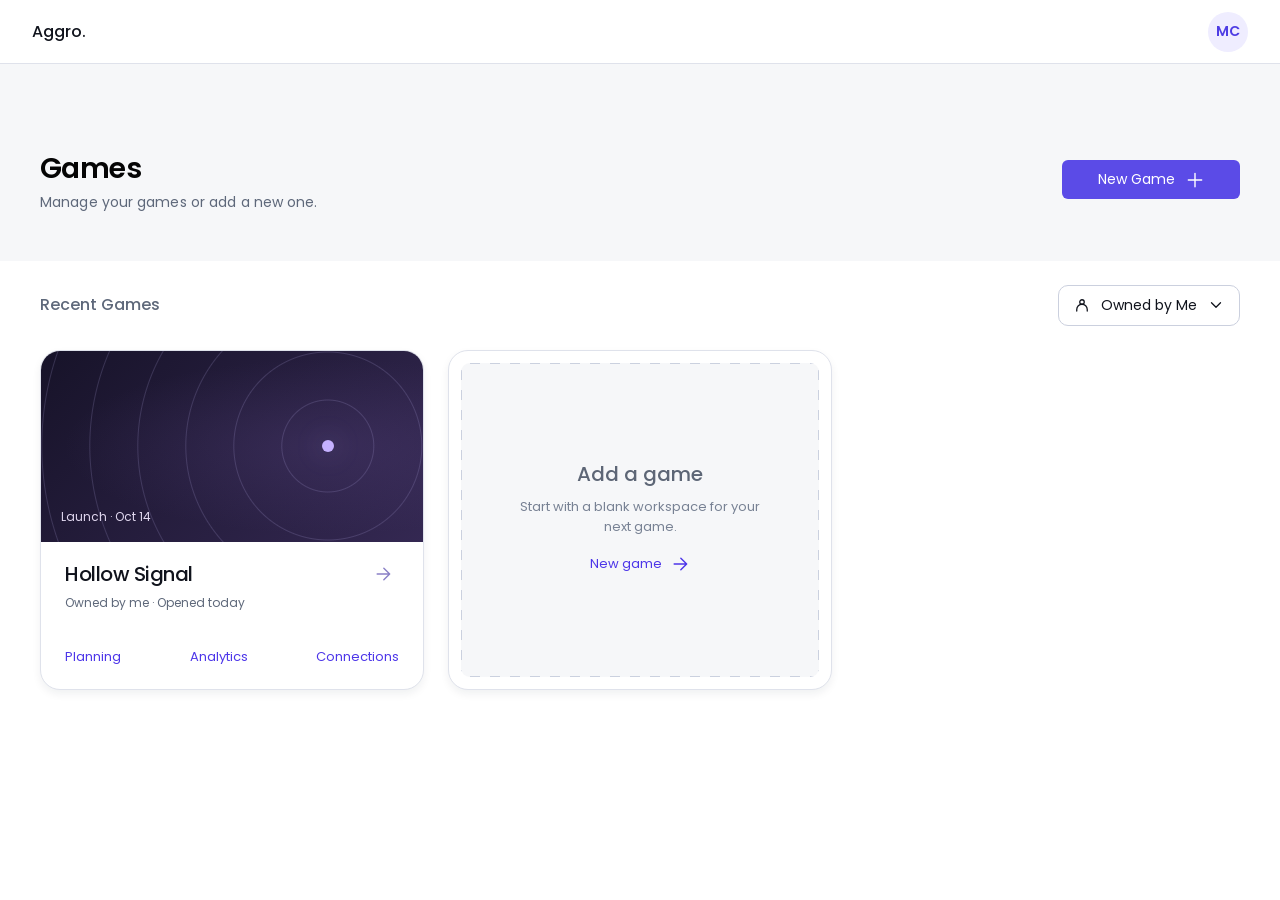
<file: index.html>
<!doctype html>
<html lang="en">
  <head>
    <meta charset="utf-8">
    <meta name="viewport" content="width=device-width, initial-scale=1">
    <meta name="description" content="Manage your games, dashboards, and launch plans with Aggro.">
    <title>Games · Aggro.</title>
    <link rel="preconnect" href="https://fonts.googleapis.com">
    <link rel="preconnect" href="https://fonts.gstatic.com" crossorigin>
    <link
      rel="stylesheet"
      href="https://fonts.googleapis.com/css2?family=Poppins:wght@400;500;600&display=swap"
    >
    <link rel="stylesheet" href="src/css/styles.css">
    <script src="src/js/autocomplete.js" defer></script>
    <script src="src/js/dropdown.js" defer></script>
    <script src="src/js/projects.js" defer></script>
    <script src="src/js/common.js" defer></script>
    <script src="src/js/library.js" defer></script>
    <script src="src/js/new-game.js" defer></script>
  </head>
  <body>
    <p id="text-completion-hint" class="visually-hidden">Typing a matching first character fills in suggested text. You can then edit it freely.</p>

    <svg class="icon-library" xmlns="http://www.w3.org/2000/svg" aria-hidden="true">
      <symbol id="arrow" viewBox="0 0 24 24">
        <path d="M5 12h14m-6-7 7 7-7 7"/>
      </symbol>
      <symbol id="plus" viewBox="0 0 24 24">
        <path d="M12 4v16M4 12h16"/>
      </symbol>
      <symbol id="bell" viewBox="0 0 24 24">
        <path d="M18 8a6 6 0 0 0-12 0c0 7-3 7-3 9h18c0-2-3-2-3-9M10 21h4"/>
      </symbol>
      <symbol id="check" viewBox="0 0 24 24">
        <path d="m5 12 4 4 10-10"/>
      </symbol>
      <symbol id="target" viewBox="0 0 24 24">
        <circle cx="12" cy="12" r="9"/>
        <circle cx="12" cy="12" r="5"/>
        <circle cx="12" cy="12" r="1"/>
      </symbol>
      <symbol id="calendar" viewBox="0 0 24 24">
        <rect x="4" y="5" width="16" height="16" rx="2"/>
        <path d="M8 3v4m8-4v4M4 11h16"/>
      </symbol>
      <symbol id="edit" viewBox="0 0 24 24"><path d="m15 5 4 4M4 20l4-1L20 7a2.8 2.8 0 0 0-4-4L4 15Z"/></symbol>
      <symbol id="close" viewBox="0 0 24 24"><path d="m6 6 12 12M18 6 6 18"/></symbol>
      <symbol id="chevron-right" viewBox="0 0 24 24"><path d="m9 6 6 6-6 6"/></symbol>
      <symbol id="trash" viewBox="0 0 24 24"><path d="M3 6h18M9 6V3h6v3M5 6l1 15h12l1-15M10 10v7M14 10v7"/></symbol>
      <symbol id="link" viewBox="0 0 24 24">
        <g transform="rotate(-45 12 12)">
          <path d="M9 7H7a5 5 0 0 0 0 10h2m6-10h2a5 5 0 0 1 0 10h-2M8 12h8"/>
        </g>
      </symbol>
      <symbol id="gamepad" viewBox="0 0 24 24">
        <path
          d="M7 6h10c2 0 3 1 3.5 3l1.3 8c.3 1.7-1.6 2.8-2.9 1.7L15 16H9l-3.9 2.7c-1.3 1.1-3.2 0-2.9-1.7l1.3-8C4 7 5 6 7 6ZM8 9v5m-2.5-2.5h5"
        />
        <circle cx="16" cy="10" r=".8" fill="currentColor" stroke="none"/>
        <circle cx="18.5" cy="13" r=".8" fill="currentColor" stroke="none"/>
      </symbol>
    </svg>

    <header class="site-header">
      <a class="brand" href="index.html" aria-label="Aggro home">Aggro.</a>
      <nav class="account-nav" aria-label="Account">
        <button
          class="icon-button notification-button"
          type="button"
          aria-label="Notifications"
          hidden
        >
          <svg class="icon" aria-hidden="true"><use href="#bell"/></svg>
        </button>
        <button class="avatar" type="button" aria-label="Account for MC">MC</button>
      </nav>
    </header>

    <main id="games-library">
      <section class="page-banner" aria-labelledby="page-title">
        <div class="container banner-content">
          <div class="page-intro">
            <h1 id="page-title">Games</h1>
            <p>Manage your games or add a new one.</p>
          </div>
          <button class="button button--primary" type="button" data-new-game>
            New Game <svg class="icon" aria-hidden="true"><use href="#plus"/></svg>
          </button>
        </div>
      </section>

      <section class="container games-section" aria-labelledby="recent-title">
        <div class="section-heading">
          <h2 id="recent-title">Recent Games</h2>
          <button
            id="ownership-trigger"
            class="filter-trigger"
            type="button"
            popovertarget="ownership"
            aria-haspopup="menu"
            aria-expanded="false"
            aria-controls="ownership"
          >
            <svg class="icon" viewBox="0 0 24 24" aria-hidden="true">
              <circle cx="12" cy="8" r="3"/>
              <path d="M5 20v-2a7 7 0 0 1 14 0v2"/>
            </svg>
            <span id="ownership-label" data-dropdown-label>Owned by Me</span>
            <svg class="icon" viewBox="0 0 24 24" aria-hidden="true"><path d="m6 9 6 6 6-6"/></svg>
          </button>
          <div id="ownership" class="filter-menu" popover role="menu" aria-label="Filter games by ownership">
            <button
              class="filter-option"
              type="button"
              tabindex="-1"
              data-owner-filter="owned"
              role="menuitemradio"
              aria-checked="true"
            >
              <span>Owned by Me</span>
              <svg class="icon" aria-hidden="true"><use href="#check"/></svg>
            </button>
            <button
              class="filter-option"
              type="button"
              tabindex="-1"
              data-owner-filter="all"
              role="menuitemradio"
              aria-checked="false"
            >
              <span>All Games</span>
              <svg class="icon" aria-hidden="true"><use href="#check"/></svg>
            </button>
          </div>
        </div>

        <div id="game-grid" class="game-grid">
          <article class="card game-card" tabindex="0" data-owner="owned" role="link" aria-label="Open Hollow Signal dashboard">
            <div class="game-card-art">
              <span aria-hidden="true"></span>
              <p class="game-card-launch">
                Launch &middot; <time datetime="2026-10-14">Oct 14</time>
              </p>
            </div>
            <div class="game-card-heading">
              <h3>Hollow Signal</h3>
              <button
                class="game-card-open"
                type="button"
                data-workspace="Dashboard"
                aria-label="Open Hollow Signal dashboard"
              >
                <svg class="icon" aria-hidden="true"><use href="#arrow"/></svg>
              </button>
            </div>
            <p class="game-card-ownership">
              Owned by me &middot; <span class="game-card-opened">Opened today</span>
            </p>
            <nav class="game-card-links" aria-label="Hollow Signal workspace">
              <button class="text-link" type="button" data-workspace="Planning">Planning</button>
              <button class="text-link" type="button" data-workspace="Analytics">Analytics</button>
              <button class="text-link" type="button" data-workspace="Connections">Connections</button>
            </nav>
          </article>

          <div class="card add-card">
            <h3 class="add-card-title">Add a game</h3>
            <p class="add-card-description">
              Start with a blank workspace for your next game.
            </p>
            <button class="text-link add-card-action" type="button" data-new-game>
              New game <svg class="icon" aria-hidden="true"><use href="#arrow"/></svg>
            </button>
          </div>
        </div>
        <p id="game-status" class="visually-hidden" role="status"></p>
      </section>
    </main>

    <div
      id="game-context-menu"
      class="filter-menu context-menu"
      popover
      role="menu"
      aria-label="Game actions"
    >
      <button id="delete-game" class="filter-option context-menu-delete" type="button" role="menuitem">
        <svg class="icon" viewBox="0 0 24 24" aria-hidden="true">
          <path d="M3 6h18M9 6V3h6v3M5 6l1 15h12l1-15M10 10v7M14 10v7"/>
        </svg>
        Delete game
      </button>
    </div>

    <dialog id="new-game-dialog" class="new-game-dialog" aria-labelledby="new-game-title">
      <button class="dialog-dismiss" type="button" data-close aria-label="Close dialog">
        <svg class="icon" aria-hidden="true"><use href="#close"/></svg>
      </button>
      <form id="new-game-form">
        <section id="game-setup-step" class="wizard-step wizard-step--setup" aria-labelledby="new-game-title">
          <h2 id="new-game-title">Add a game</h2>
          <p class="wizard-description">Set up a space to manage your game’s marketing.</p>
          <div class="cover-picker">
            <button id="game-cover" class="cover-upload" type="button" aria-label="Use sample game cover">
              <span class="cover-upload-placeholder">
                <svg class="icon" viewBox="0 0 24 24" aria-hidden="true">
                  <rect x="3" y="4" width="18" height="16" rx="2"/>
                  <circle cx="8" cy="9" r="2"/>
                  <path d="m3 17 6-5 4 4 3-3 5 4"/>
                </svg>
                Upload cover<br>image
              </span>
            </button>
            <button
              id="replace-cover"
              class="cover-replace"
              type="button"
              hidden
              title="Replace cover image"
              aria-label="Replace cover image"
            >
              <svg class="material-icon" viewBox="0 -960 960 960" aria-hidden="true">
                <path
                  d="M480-160q-134 0-227-93t-93-227q0-134 93-227t227-93q69 0 132 28.5T720-690v-110h80v280H520v-80h168q-32-56-87.5-88T480-720q-100 0-170 70t-70 170q0 100 70 170t170 70q77 0 139-44t87-116h84q-28 106-114 173t-196 67Z"
                />
              </svg>
            </button>
          </div>
          <label class="field game-title-field">
            <span>Game title<span class="required-mark" aria-hidden="true">*</span></span>
            <input id="game-name" name="gameName" maxlength="60" placeholder="Untitled Game" required>
          </label>
          <button id="open-people" class="text-link invite-people-action" type="button">
            Invite People <svg id="people-arrow" class="icon" aria-hidden="true"><use href="#arrow"/></svg>
            <span id="people-count" class="people-count" hidden>
              <svg class="icon" viewBox="0 0 24 24" aria-hidden="true">
                <circle cx="12" cy="7" r="4"/>
                <path d="M4 21v-3a8 8 0 0 1 16 0v3Z"/>
              </svg>
              <span class="people-count-value">0</span>
            </span>
          </button>
          <div class="wizard-actions">
            <button class="button button--secondary" type="button" data-close>Cancel</button>
            <button id="game-next" class="button button--primary" type="submit" disabled>Next</button>
          </div>
        </section>
      </form>

      <section
        id="game-done-step"
        class="wizard-step wizard-step--done"
        hidden
        aria-labelledby="done-step-title"
      >
        <svg class="success-icon" viewBox="0 0 64 64" aria-hidden="true">
          <circle cx="32" cy="32" r="27"/>
          <path d="m18 32 9 9 19-20"/>
        </svg>
        <h2 id="done-step-title" tabindex="-1">All Done!</h2>
        <p id="done-description" class="done-description"></p>
        <button id="done-people" class="text-link done-people" type="button">
          <span id="done-invite-label">Invite People</span>
          <svg id="done-invite-arrow" class="icon" aria-hidden="true"><use href="#arrow"/></svg>
          <span id="done-shared" class="done-shared" hidden>
            <svg class="icon" viewBox="0 0 24 24" aria-hidden="true">
              <circle cx="12" cy="7" r="3"/>
              <path d="M5 21v-3a7 7 0 0 1 14 0v3Z"/>
            </svg>
            <span id="done-shared-count"></span>
          </span>
        </button>
        <button id="done-open" class="button done-open button--primary" type="button">Open</button>
        <button class="done-cancel" type="button" data-close>Cancel</button>
      </section>

      <section
        id="game-people-step"
        class="wizard-step wizard-step--people"
        hidden
        aria-labelledby="people-step-title"
      >
        <div class="people-heading">
          <button class="people-back" type="button" data-setup aria-label="Back to Add a game">
            <svg class="icon" viewBox="0 0 24 24" aria-hidden="true"><path d="m14 6-6 6 6 6"/></svg>
          </button>
          <h2 id="people-step-title" tabindex="-1">Add People</h2>
        </div>
        <div class="invite-search">
          <form id="invite-form" class="invite-form">
            <label class="visually-hidden" for="invite-email">Email address</label>
            <input
              id="invite-email"
              type="email"
              name="email"
              maxlength="254"
              placeholder="Email address"
              autocomplete="off"
              required
              role="combobox"
              aria-autocomplete="list"
              aria-expanded="false"
              aria-controls="invite-suggestions"
              aria-describedby="invite-error"
            >
            <label class="visually-hidden" for="invite-permission">Permission</label>
            <select id="invite-permission" name="permission" hidden>
              <option value="view">Can View</option>
              <option value="edit">Can Edit</option>
            </select>
            <button id="invite-submit" class="button button--primary" type="submit" hidden>Invite</button>
          </form>
          <div
            id="invite-suggestions"
            class="invite-suggestions"
            hidden
            role="listbox"
            aria-label="Recent people"
          >
            <button
              id="invite-suggestion"
              class="person-row person-row--suggestion"
              type="button"
              tabindex="-1"
              role="option"
              aria-selected="false"
            >
              <span id="suggestion-avatar" class="person-avatar" aria-hidden="true">JS</span>
              <span class="person-details">
                <span id="suggestion-name" class="person-name">James Sullivan</span>
                <span id="suggestion-email">jsullivan23@gmail.com</span>
              </span>
            </button>
          </div>
        </div>
        <p id="invite-error" class="form-error" role="alert"></p>
        <ul id="people-list" class="people-list" aria-label="Game members">
          <li class="person-row">
            <span class="person-avatar" aria-hidden="true">RM</span>
            <div class="person-details">
              <p>Robson Miller</p>
              <span>you@gmail.com</span>
            </div>
            <span class="person-role">Owner</span>
          </li>
        </ul>
        <p id="people-status" class="visually-hidden" role="status"></p>
        <div class="wizard-actions">
          <button class="button button--secondary" type="button" data-setup>Back</button>
          <button class="button button--primary" type="button" data-setup>Done</button>
        </div>
      </section>
    </dialog>

    <template id="person-row-template">
      <li class="person-row">
        <span class="person-avatar" aria-hidden="true"></span>
        <div class="person-details">
          <div class="person-heading">
            <p class="person-name"></p>
            <span class="invited-badge">Invited</span>
          </div>
          <span class="person-email"></span>
        </div>
        <select class="person-permission" aria-label="Permission">
          <option value="view">Can View</option>
          <option value="edit">Can Edit</option>
        </select>
      </li>
    </template>
  </body>
</html>
</file>
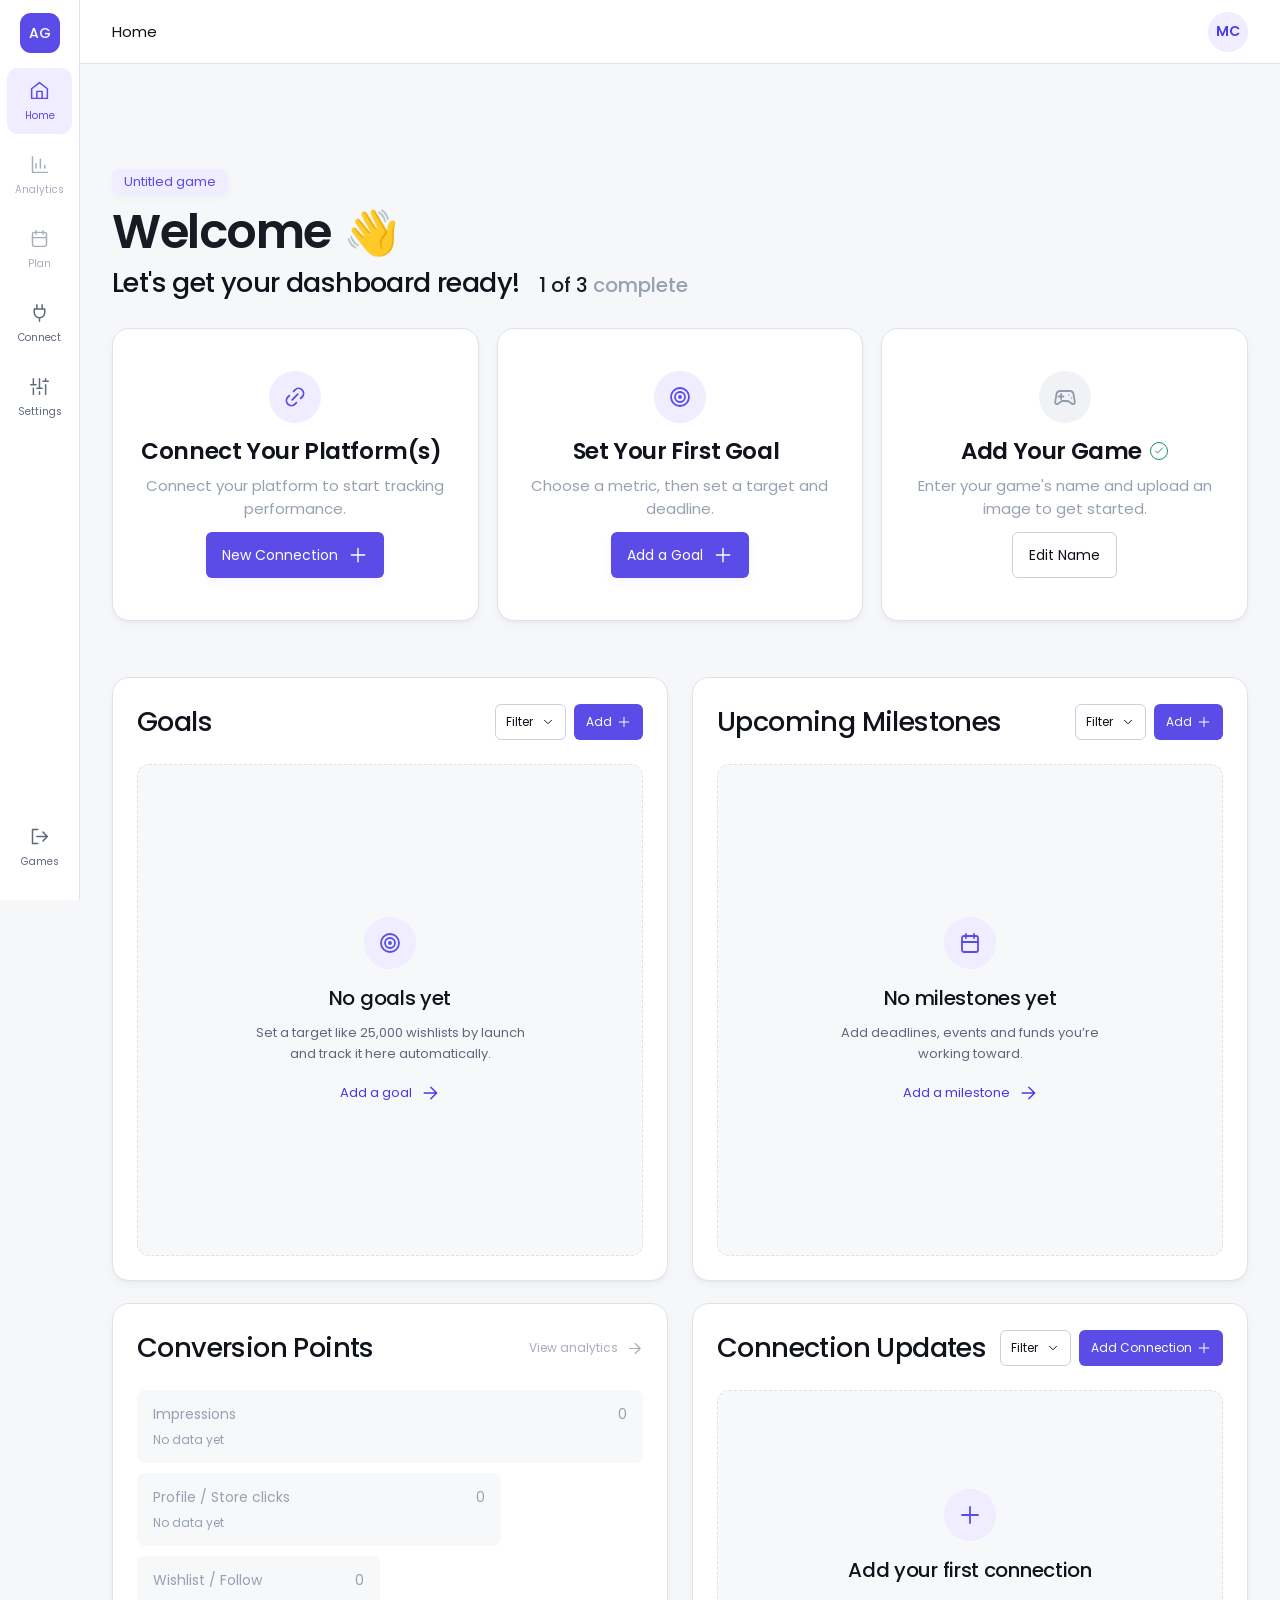
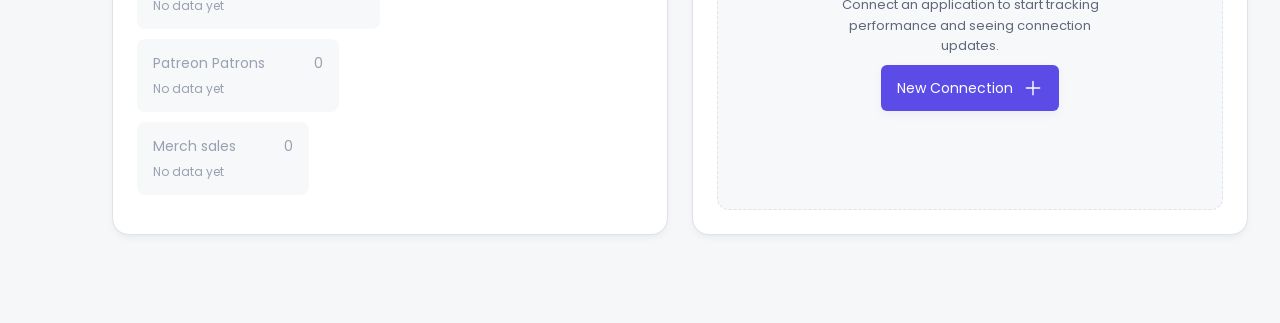
<file: workspace.html>
<!doctype html>
<html lang="en">
  <head>
    <meta charset="utf-8">
    <meta name="viewport" content="width=device-width, initial-scale=1">
    <meta name="description" content="Manage your games, dashboards, and launch plans with Aggro.">
    <title>Workspace · Aggro.</title>
    <link rel="preconnect" href="https://fonts.googleapis.com">
    <link rel="preconnect" href="https://fonts.gstatic.com" crossorigin>
    <link
      rel="stylesheet"
      href="https://fonts.googleapis.com/css2?family=Poppins:wght@400;500;600&display=swap"
    >
    <link rel="stylesheet" href="src/css/styles.css">
    <link rel="stylesheet" href="src/css/connections.css">
    <link rel="stylesheet" href="src/css/authorize.css">
    <link rel="stylesheet" href="src/css/dashboard-metrics.css">
    <link rel="stylesheet" href="src/css/home-setup.css">
    <link rel="stylesheet" href="src/css/plan.css">
    <link rel="stylesheet" href="src/css/settings.css">
    <link rel="stylesheet" href="src/css/notifications.css">
    <link rel="stylesheet" href="src/css/analytics.css">
    <script src="src/js/autocomplete.js" defer></script>
    <script src="src/js/dropdown.js" defer></script>
    <script src="src/js/projects.js" defer></script>
    <script src="src/js/common.js" defer></script>
    <script src="src/js/date-picker.js" defer></script>
    <script src="src/js/demo-data.js" defer></script>
    <script src="src/js/workspace.js" defer></script>
    <script src="src/js/dashboard.js" defer></script>
    <script src="src/js/goal-filters.js" defer></script>
    <script src="src/js/milestone-form.js" defer></script>
    <script src="src/js/milestone-filters.js" defer></script>
    <script src="src/js/touchpoint-filters.js" defer></script>
    <script src="src/js/conversion-details.js" defer></script>
    <script src="src/js/connections.js" defer></script>
    <script src="src/js/dashboard-metrics.js" defer></script>
    <script src="src/js/home-setup.js" defer></script>
    <script src="src/js/plan.js" defer></script>
    <script src="src/js/settings.js" defer></script>
    <script src="src/js/notifications.js" defer></script>
    <script src="src/js/analytics.js" defer></script>
  </head>
  <body class="workspace-open">
    <p id="text-completion-hint" class="visually-hidden">Typing a matching first character fills in suggested text. You can then edit it freely.</p>

    <svg class="icon-library" xmlns="http://www.w3.org/2000/svg" aria-hidden="true">
      <symbol id="arrow" viewBox="0 0 24 24">
        <path d="M5 12h14m-6-7 7 7-7 7"/>
      </symbol>
      <symbol id="plus" viewBox="0 0 24 24">
        <path d="M12 4v16M4 12h16"/>
      </symbol>
      <symbol id="bell" viewBox="0 0 24 24">
        <path d="M18 8a6 6 0 0 0-12 0c0 7-3 7-3 9h18c0-2-3-2-3-9M10 21h4"/>
      </symbol>
      <symbol id="check" viewBox="0 0 24 24">
        <path d="m5 12 4 4 10-10"/>
      </symbol>
      <symbol id="target" viewBox="0 0 24 24">
        <circle cx="12" cy="12" r="9"/>
        <circle cx="12" cy="12" r="5"/>
        <circle cx="12" cy="12" r="1"/>
      </symbol>
      <symbol id="calendar" viewBox="0 0 24 24">
        <rect x="4" y="5" width="16" height="16" rx="2"/>
        <path d="M8 3v4m8-4v4M4 11h16"/>
      </symbol>
      <symbol id="edit" viewBox="0 0 24 24"><path d="m15 5 4 4M4 20l4-1L20 7a2.8 2.8 0 0 0-4-4L4 15Z"/></symbol>
      <symbol id="play" viewBox="0 0 24 24"><circle cx="12" cy="12" r="9"/><path d="m10 8 6 4-6 4Z"/></symbol>
      <symbol id="video" viewBox="0 0 24 24"><rect x="3" y="9" width="18" height="12" rx="1"/><path d="M3 9V4h18v5M6 4l3 5m3-5 3 5m3-5 3 5"/></symbol>
      <symbol id="close" viewBox="0 0 24 24"><path d="m6 6 12 12M18 6 6 18"/></symbol>
      <symbol id="chevron-right" viewBox="0 0 24 24"><path d="m9 6 6 6-6 6"/></symbol>
      <symbol id="trash" viewBox="0 0 24 24"><path d="M3 6h18M9 6V3h6v3M5 6l1 15h12l1-15M10 10v7M14 10v7"/></symbol>
      <symbol id="megaphone" viewBox="0 0 24 24"><path d="m3 10 16-5v14L3 14Zm4 5 2 6h4l-2-5"/></symbol>
      <symbol id="newspaper" viewBox="0 0 24 24"><path d="M7 4h13v16H4V8h3m0-4v16M10 8h7m-7 4h7m-7 4h4"/></symbol>
      <symbol id="storefront" viewBox="0 0 24 24"><path d="M4 10v10h16V10M3 10l2-6h14l2 6M3 10c0 4 6 4 6 0 0 4 6 4 6 0 0 4 6 4 6 0M9 20v-6h6v6"/></symbol>
      <symbol id="link" viewBox="0 0 24 24">
        <g transform="rotate(-45 12 12)">
          <path d="M9 7H7a5 5 0 0 0 0 10h2m6-10h2a5 5 0 0 1 0 10h-2M8 12h8"/>
        </g>
      </symbol>
      <symbol id="gamepad" viewBox="0 0 24 24">
        <path
          d="M7 6h10c2 0 3 1 3.5 3l1.3 8c.3 1.7-1.6 2.8-2.9 1.7L15 16H9l-3.9 2.7c-1.3 1.1-3.2 0-2.9-1.7l1.3-8C4 7 5 6 7 6ZM8 9v5m-2.5-2.5h5"
        />
        <circle cx="16" cy="10" r=".8" fill="currentColor" stroke="none"/>
        <circle cx="18.5" cy="13" r=".8" fill="currentColor" stroke="none"/>
      </symbol>
    </svg>

    <aside id="workspace-sidebar" class="workspace-sidebar" aria-label="Game workspace">
      <button class="workspace-brand" type="button" data-library aria-label="Aggro — back to games">AG</button>
      <nav class="workspace-navigation" aria-label="Workspace navigation">
        <button class="sidebar-link" type="button" data-section="Home" aria-current="page">
          <svg class="icon" viewBox="0 0 24 24" aria-hidden="true">
            <path d="m3 10 9-7 9 7v11H3Z"/>
            <path d="M9 21v-8h6v8"/>
          </svg>
          <span>Home</span>
        </button>
        <button class="sidebar-link" type="button" data-section="Analytics">
          <svg class="icon" viewBox="0 0 24 24" aria-hidden="true">
            <path d="M4 3v18h17M8 16v-5m5 5V6m5 10v-3"/>
          </svg>
          <span>Analytics</span>
        </button>
        <button class="sidebar-link" type="button" data-section="Plan">
          <svg class="icon" viewBox="0 0 24 24" aria-hidden="true">
            <rect x="4" y="5" width="16" height="16" rx="2"/>
            <path d="M8 3v4m8-4v4M4 11h16"/>
          </svg>
          <span>Plan</span>
        </button>
        <button class="sidebar-link" type="button" data-section="Connect">
          <svg class="icon" viewBox="0 0 24 24" aria-hidden="true">
            <path d="M9 3v5m6-5v5M6 8h12v4a6 6 0 0 1-12 0Zm6 10v4"/>
          </svg>
          <span>Connect</span>
        </button>
        <button class="sidebar-link" type="button" data-section="Settings">
          <svg class="icon" viewBox="0 0 24 24" aria-hidden="true">
            <path d="M5 3v7m0 4v7M12 3v11m0 4v3M19 3v3m0 4v11M2 10h6m1 4h6m1-8h6"/>
          </svg>
          <span>Settings</span>
        </button>
      </nav>
      <button class="sidebar-link sidebar-return" type="button" data-library aria-label="Back to games">
        <svg class="icon" viewBox="0 0 24 24" aria-hidden="true">
          <path d="M10 4H4v16h6m-1-8h12m-5-5 5 5-5 5"/>
        </svg>
        <span>Games</span>
      </button>
    </aside>

    <header class="site-header">
      <span id="workspace-header-title" class="workspace-header-title">Home</span>
      <nav class="account-nav" aria-label="Account">
        <button
          id="notifications-trigger"
          class="icon-button notification-button"
          type="button"
          popovertarget="notifications-popup"
          aria-haspopup="dialog"
          aria-expanded="false"
          aria-controls="notifications-popup"
          aria-label="Notifications"
          hidden
        >
          <svg class="icon" aria-hidden="true"><use href="#bell"/></svg>
        </button>
        <button class="avatar" type="button" aria-label="Account for MC">MC</button>
      </nav>
    </header>

    <section id="notifications-popup" class="notifications-popup" popover role="dialog" aria-labelledby="notifications-title">
      <header class="notifications-heading"><h2 id="notifications-title">Notifications</h2><button id="notifications-read-all" type="button">Mark all as read</button></header>
      <div id="notifications-list" class="notifications-list"></div>
      <footer><button id="notifications-settings" type="button">Notification settings</button></footer>
      <p id="notifications-status" class="visually-hidden" role="status"></p>
    </section>

    <main id="game-workspace" class="game-workspace" aria-labelledby="workspace-page-title">
      <div class="dashboard-container">
        <header class="dashboard-intro">
          <span id="dashboard-game-name" class="game-name-badge"></span>
          <h1 id="workspace-page-title" tabindex="-1">Welcome <span class="welcome-wave" aria-hidden="true">??</span>
          </h1>
          <div id="dashboard-setup-heading" class="dashboard-setup-heading">
            <h2>Let's get your dashboard ready!</h2>
            <p id="setup-progress"><strong>1 of 3</strong> complete</p>
          </div>
        </header>

        <section id="dashboard-setup" class="setup-grid" aria-label="Get started">
          <article class="setup-card">
            <span class="dashboard-icon">
              <svg class="icon" aria-hidden="true"><use href="#link"/></svg>
            </span>
            <h3>
              Connect Your Platform(s)
              <svg id="platform-complete" class="icon completion-check" aria-hidden="true" aria-label="Complete">
                <use href="#check"/>
              </svg>
            </h3>
            <p>Connect your platform to start tracking performance.</p>
            <button class="button button--primary" type="button" data-dashboard-section="Connect">
              <span class="setup-action-label">New Connection</span>
              <svg class="icon" aria-hidden="true"><use href="#plus"/></svg>
            </button>
          </article>
          <article class="setup-card">
            <span class="dashboard-icon">
              <svg class="icon" aria-hidden="true"><use href="#target"/></svg>
            </span>
            <h3>
              Set Your First Goal
              <svg id="goal-complete" class="icon completion-check" aria-hidden="true" aria-label="Complete">
                <use href="#check"/>
              </svg>
            </h3>
            <p>Choose a metric, then set a target and deadline.</p>
            <button class="button button--primary" type="button" data-dashboard-action="goal">
              <span class="setup-action-label">Add a Goal</span>
              <svg class="icon" aria-hidden="true"><use href="#plus"/></svg>
            </button>
          </article>
          <article class="setup-card is-complete">
            <span class="dashboard-icon">
              <svg class="icon" aria-hidden="true"><use href="#gamepad"/></svg>
            </span>
            <h3>
              Add Your Game
              <svg class="icon completion-check" aria-label="Complete"><use href="#check"/></svg>
            </h3>
            <p>Enter your game's name and upload an image to get started.</p>
            <button class="button button--secondary" type="button" data-dashboard-action="name">Edit Name</button>
          </article>
        </section>

        <section id="campaign-header" class="campaign-header" aria-label="Campaign overview" hidden>
          <div class="campaign-cover"><span id="campaign-cover-name"></span></div>
          <div class="campaign-overview">
            <div class="campaign-badges"><span>Active Push</span><span>Pre-Launch · Steam Next Fest</span></div>
            <div class="campaign-title-row"><h1 id="campaign-title" tabindex="-1"></h1><button class="icon-button" type="button" data-dashboard-action="name" aria-label="Edit game name"><svg class="icon" aria-hidden="true"><use href="#edit"/></svg></button></div>
            <p>The demo campaign · <span id="campaign-platforms"></span></p>
            <div class="campaign-timeline"><div><span>Campaign · Day 37 of 105</span><span>Launch · Oct 14</span></div><progress value="37" max="105" aria-label="Campaign progress">37 of 105 days</progress></div>
          </div>
          <div class="campaign-performer">
            <div class="campaign-performer-card">
              <div class="campaign-performer-heading"><span>TOP PERFORMER · LAST 7 DAYS</span><button class="text-link" type="button" data-dashboard-section="Analytics">Track →</button></div>
              <div class="campaign-performer-post"><span class="campaign-post-art" aria-hidden="true"></span><div><small>SHORT-FORM · TIKTOK</small><p>"When your save file corrupts"</p></div></div>
              <div class="campaign-performer-result"><span><strong>+84</strong> wishlists</span><span>2.1x your average</span></div>
            </div>
            <button class="button button--primary" type="button" data-dashboard-section="Connect">Add Connection <svg class="icon" aria-hidden="true"><use href="#plus"/></svg></button>
          </div>
        </section>
        <section id="dashboard-metrics" class="dashboard-metrics" aria-label="Connection performance overview" hidden>
          <div class="metrics-toolbar">
            <div class="metrics-period-control">
              <label for="metrics-period">Showing data for</label>
              <select id="metrics-period"><option value="7">Last 7 days</option><option value="14">Last 2 weeks</option><option value="month">This month</option><option value="campaign">Since campaign start</option></select>
              <span id="metrics-comparison" class="metrics-muted">compared with the 7 days before</span>
            </div>
            <div class="metrics-horizon-control">
              <label for="metrics-horizon">Goals and milestones due in</label>
              <select id="metrics-horizon"><option value="week">Next week</option><option value="2weeks">Next 2 weeks</option><option value="month">Next month</option><option value="3months" selected>Next 3 months</option><option value="all">All time</option></select>
            </div>
            <span class="metrics-sync"><span aria-hidden="true"></span>Sample data · updated 10 min ago</span>
          </div>
          <div id="metrics-carousel" class="metrics-carousel" role="region" aria-roledescription="carousel" aria-label="Performance metrics">
            <div id="metrics-track" class="metrics-track" tabindex="0" aria-label="Scroll performance metrics"></div>
            <button id="metrics-previous" class="metrics-arrow metrics-arrow--previous" type="button" aria-label="Previous metrics"><svg class="icon" viewBox="0 0 24 24" aria-hidden="true"><path d="m15 6-6 6 6 6"/></svg></button>
            <button id="metrics-next" class="metrics-arrow metrics-arrow--next" type="button" aria-label="Next metrics"><svg class="icon" viewBox="0 0 24 24" aria-hidden="true"><path d="m9 6 6 6-6 6"/></svg></button>
          </div>
          <div id="metrics-pagination" class="metrics-pagination" aria-label="Metric pages"></div>
          <p id="metrics-status" class="visually-hidden" role="status"></p>
        </section>

        <section id="analytics-page" class="analytics-page" aria-label="Analytics dashboard" hidden>
          <aside id="analytics-overview" class="analytics-card analytics-overview" aria-labelledby="analytics-overview-title">
            <header class="analytics-overview-heading"><h2 id="analytics-overview-title">Overview</h2><button id="analytics-overview-close" class="icon-button" type="button" aria-label="Hide overview"><svg class="icon" aria-hidden="true"><use href="#close"/></svg></button></header>
            <div id="analytics-overview-content"></div>
          </aside>
          <button id="analytics-overview-open" class="icon-button analytics-overview-toggle" type="button" aria-label="Show overview" aria-controls="analytics-overview" aria-expanded="false" hidden><svg class="icon" aria-hidden="true"><use href="#chevron-right"/></svg></button>
          <div class="analytics-main">
            <header class="analytics-card analytics-toolbar">
              <div class="analytics-insights-heading"><h2><span class="analytics-series-dot" aria-hidden="true"></span>Insights</h2><span id="analytics-date-range"></span></div>
              <div class="analytics-controls">
                <button id="analytics-add" class="button button--secondary" type="button">New Touchpoint <svg class="icon" aria-hidden="true"><use href="#plus"/></svg></button>
                <select id="analytics-period" aria-label="Reporting period" hidden><option value="7">Last 7 Days</option><option value="28">Last 28 Days</option><option value="60">Last 60 Days</option><option value="365">Last 365 Days</option><option value="custom">Custom</option></select>
                <button id="analytics-period-trigger" class="button button--secondary analytics-period-trigger" type="button" popovertarget="analytics-period-menu" aria-haspopup="menu" aria-expanded="false" aria-controls="analytics-period-menu" aria-label="Reporting period"><span data-dropdown-label>Last 7 Days</span><svg class="icon" viewBox="0 0 24 24" aria-hidden="true"><path d="m6 9 6 6 6-6"/></svg></button>
                <div id="analytics-period-menu" class="filter-menu analytics-option-menu" popover role="menu" aria-label="Reporting period"></div>
                <button id="analytics-filter-trigger" class="icon-button" type="button" popovertarget="analytics-filter-menu" aria-haspopup="menu" aria-expanded="false" aria-controls="analytics-filter-menu" aria-label="Filter chart sources"><svg class="icon" viewBox="0 0 24 24" aria-hidden="true"><path d="M3 4h18l-7 8v7l-4 2V12Z"/></svg></button>
                <div id="analytics-filter-menu" class="analytics-filter-menu analytics-option-menu" popover role="menu" aria-label="Chart sources"></div>
              </div>
            </header>
            <section class="analytics-card analytics-chart-card" aria-label="Activity over the reporting period"><div id="analytics-chart"></div><div class="analytics-chart-footer"><div id="analytics-chart-legend" class="analytics-chart-legend"></div><span id="analytics-data-note"></span></div></section>
            <section class="analytics-card analytics-key-metrics" aria-labelledby="analytics-metrics-title"><header><h2 id="analytics-metrics-title"><span class="analytics-series-dot analytics-dot--green" aria-hidden="true"></span>Key Metrics</h2><button id="analytics-metrics-edit" class="icon-button" type="button" popovertarget="analytics-metrics-menu" aria-haspopup="dialog" aria-expanded="false" aria-controls="analytics-metrics-menu" aria-label="Customize key metrics"><svg class="icon" aria-hidden="true"><use href="#edit"/></svg></button></header><div id="analytics-metrics-menu" class="analytics-filter-menu" popover role="dialog" aria-label="Customize key metrics"></div><div id="analytics-metrics" class="analytics-metrics"></div><p class="analytics-metrics-note">**Est. Based on in app-reporting + UTM Traffic**</p></section>
            <div id="analytics-breakdowns" class="analytics-breakdowns"></div>
          </div>
        </section>

        <section id="settings-page" class="settings-page" aria-label="Settings" hidden>
          <div class="settings-tabs" role="tablist" aria-label="Settings categories">
            <button id="settings-account-tab" type="button" role="tab" aria-selected="true" aria-controls="settings-account">Account</button>
            <button id="settings-projects-tab" type="button" role="tab" aria-selected="false" aria-controls="settings-projects" tabindex="-1">Projects</button>
            <button id="settings-notifications-tab" type="button" role="tab" aria-selected="false" aria-controls="settings-notifications" tabindex="-1">Notifications</button>
          </div>
          <div id="settings-account" class="settings-panels" role="tabpanel" aria-labelledby="settings-account-tab">
            <section class="settings-card" aria-labelledby="settings-picture-title">
              <h2 id="settings-picture-title">Profile Picture</h2>
              <div class="settings-picture-row">
                <div id="settings-avatar" class="settings-avatar" aria-label="Profile picture">MC</div>
                <div><button id="settings-upload" class="button button--primary" type="button">Update Profile Picture</button><input id="settings-picture-input" type="file" accept="image/jpeg,image/png,image/gif" hidden><p class="settings-picture-help">Must be JPEG, PNG, or GIF and cannot exceed 10MB</p></div>
              </div>
            </section>
            <section class="settings-card" aria-labelledby="settings-info-title">
              <h2 id="settings-info-title">Account Info</h2>
              <div id="settings-info-rows"></div>
            </section>
            <section class="settings-card" aria-labelledby="settings-security-title">
              <h2 id="settings-security-title">Password &amp; Security</h2>
              <div class="settings-row"><span class="settings-label">Password</span><button class="icon-button settings-edit" type="button" data-settings-security="password" aria-label="Edit password"><svg class="icon" aria-hidden="true"><use href="#edit"/></svg></button></div>
              <div class="settings-row"><span class="settings-label">Two-Factor Authentication</span><span class="settings-value">Not enabled</span><button class="icon-button settings-edit" type="button" data-settings-security="two-factor" aria-label="Edit two-factor authentication"><svg class="icon" aria-hidden="true"><use href="#edit"/></svg></button></div>
              <button id="settings-devices" class="settings-row settings-device-row" type="button"><span class="settings-label">Logged-in Devices</span><span class="settings-value">1 device</span><svg class="icon" aria-hidden="true"><use href="#chevron-right"/></svg></button>
            </section>
          </div>
          <div id="settings-projects" class="settings-panels" role="tabpanel" aria-labelledby="settings-projects-tab" hidden></div>
          <div id="settings-notifications" class="settings-panels" role="tabpanel" aria-labelledby="settings-notifications-tab" hidden></div>
          <p id="settings-status" class="settings-status" role="status"></p>
          <footer class="settings-footer"><button id="settings-logout" class="button button--secondary settings-logout" type="button">Log out <svg class="icon" viewBox="0 0 24 24" aria-hidden="true"><path d="M9 4H4v16h5m5-13 5 5-5 5m-6-5h11"/></svg></button></footer>
        </section>

        <section id="plan-page" class="plan-page" aria-label="Campaign plan" hidden>
          <div class="plan-heading"><button id="plan-edit-milestone" class="button button--secondary" type="button">Edit Milestone <svg class="icon" aria-hidden="true"><use href="#edit"/></svg></button></div>
          <section id="plan-milestone-overview" class="plan-milestone-overview" aria-label="Upcoming milestone and goals"></section>
          <section class="plan-calendar-panel" aria-label="Planning calendar">
            <div class="plan-calendar">
              <header class="plan-calendar-heading">
                <h2 id="plan-month" aria-live="polite"></h2>
                <div class="plan-month-controls">
                  <button id="plan-month-previous" class="icon-button" type="button" aria-label="Previous month"><svg class="icon" viewBox="0 0 24 24" aria-hidden="true"><path d="m15 6-6 6 6 6"/></svg></button>
                  <button id="plan-month-next" class="icon-button" type="button" aria-label="Next month"><svg class="icon" aria-hidden="true"><use href="#chevron-right"/></svg></button>
                  <button id="plan-add-trigger" class="button button--secondary plan-add-trigger" type="button" popovertarget="plan-add-menu" aria-haspopup="menu" aria-expanded="false" aria-controls="plan-add-menu">Add <svg class="icon" viewBox="0 0 24 24" aria-hidden="true"><path d="m6 9 6 6 6-6"/></svg></button>
                  <div id="plan-add-menu" class="filter-menu" popover role="menu" aria-label="Add to calendar">
                    <button class="filter-option" type="button" tabindex="-1" data-plan-add="milestone" role="menuitem">Add Milestone <svg class="icon" aria-hidden="true"><use href="#plus"/></svg></button>
                    <button class="filter-option" type="button" tabindex="-1" data-plan-add="goal" role="menuitem">Add Goals <svg class="icon" aria-hidden="true"><use href="#plus"/></svg></button>
                    <button class="filter-option" type="button" tabindex="-1" data-plan-add="event" role="menuitem">Add Events <svg class="icon" aria-hidden="true"><use href="#plus"/></svg></button>
                    <button class="filter-option" type="button" tabindex="-1" data-plan-add="fund" role="menuitem">Add Funds <svg class="icon" aria-hidden="true"><use href="#plus"/></svg></button>
                  </div>
                </div>
              </header>
              <div class="plan-weekdays" aria-hidden="true"><span>Sun</span><span>Mon</span><span>Tue</span><span>Wed</span><span>Thu</span><span>Fri</span><span>Sat</span></div>
              <div id="plan-days" class="plan-days" role="group" aria-labelledby="plan-month"></div>
            </div>
            <div class="plan-agenda">
              <div id="plan-legend" class="plan-legend" aria-label="Calendar categories"></div>
              <div id="plan-selection" class="plan-selection" hidden><span>1 day selected</span><button id="plan-clear-selection" type="button"><svg class="icon" aria-hidden="true"><use href="#close"/></svg> Clear</button></div>
              <div id="plan-agenda-list" class="plan-agenda-list" aria-live="polite"></div>
              <button id="plan-show-month" class="text-link" type="button" hidden>Show all dates this month</button>
            </div>
          </section>
          <div id="plan-record-panels" class="plan-record-panels"></div>
          <section class="plan-opportunities" aria-labelledby="plan-funds-title"><h2 id="plan-funds-title">Upcoming Funds</h2><div id="plan-funds" class="plan-opportunity-grid"></div></section>
          <section class="plan-opportunities" aria-labelledby="plan-events-title"><h2 id="plan-events-title">Upcoming Events</h2><div id="plan-events" class="plan-opportunity-grid"></div></section>
        </section>
        <div class="dashboard-grid">
          <section id="goals-panel" class="dashboard-panel" aria-labelledby="goals-title">
            <header class="panel-heading">
              <h2 id="goals-title">Goals</h2>
              <div class="panel-actions">
                <button
                  id="goals-filter-trigger"
                  class="dashboard-filter goal-filter-trigger"
                  type="button"
                  popovertarget="goals-filter-popup"
                  aria-haspopup="dialog"
                  aria-expanded="false"
                  aria-controls="goals-filter-popup"
                >
                  Filter <svg class="icon" viewBox="0 0 24 24" aria-hidden="true"><path d="m6 9 6 6 6-6"/></svg>
                </button>
                <div
                  id="goals-filter-popup"
                  class="goal-filters-popup"
                  popover
                  role="dialog"
                  aria-label="Filter goals"
                ></div>
                <button
                  class="button panel-add button--primary"
                  type="button"
                  data-dashboard-action="goal"
                  aria-label="Add a goal"
                >
                  Add <svg class="icon" aria-hidden="true"><use href="#plus"/></svg>
                </button>
              </div>
            </header>
            <div id="goals-content" class="panel-content"></div>
          </section>
          <section id="milestones-panel" class="dashboard-panel" aria-labelledby="milestones-title">
            <header class="panel-heading">
              <h2 id="milestones-title">Upcoming Milestones</h2>
              <div class="panel-actions">
                <button
                  id="milestones-filter-trigger"
                  class="dashboard-filter goal-filter-trigger"
                  type="button"
                  popovertarget="milestones-filter-popup"
                  aria-haspopup="dialog"
                  aria-expanded="false"
                  aria-controls="milestones-filter-popup"
                >
                  Filter <svg class="icon" viewBox="0 0 24 24" aria-hidden="true"><path d="m6 9 6 6 6-6"/></svg>
                </button>
                <div
                  id="milestones-filter-popup"
                  class="milestone-filters-popup"
                  popover
                  role="dialog"
                  aria-label="Filter milestones"
                ></div>
                <button
                  class="button panel-add button--primary"
                  type="button"
                  data-dashboard-action="milestone"
                  aria-label="Add a milestone"
                >
                  Add <svg class="icon" aria-hidden="true"><use href="#plus"/></svg>
                </button>
              </div>
            </header>
            <div id="milestones-content" class="panel-content"></div>
          </section>
          <section id="conversion-panel" class="dashboard-panel" aria-labelledby="conversion-title">
            <header class="panel-heading">
              <h2 id="conversion-title">Conversion Points</h2>
              <button class="text-link" type="button" data-dashboard-section="Analytics">View analytics <svg class="icon" aria-hidden="true">
                <use href="#arrow"/>
              </svg>
              </button>
            </header>
            <ol class="conversion-funnel" aria-label="Conversion metrics">
              <li><span>Impressions</span><span>0</span><small>No data yet</small></li>
              <li><span>Profile / Store clicks</span><span>0</span><small>No data yet</small></li>
              <li><span>Wishlist / Follow</span><span>0</span><small>No data yet</small></li>
              <li><span>Patreon Patrons</span><span>0</span><small>No data yet</small></li>
              <li><span>Merch sales</span><span>0</span><small>No data yet</small></li>
            </ol>
          </section>
          <section id="touchpoints-panel" class="dashboard-panel" aria-labelledby="touchpoints-title">
            <header class="panel-heading">
              <h2 id="touchpoints-title">Connection Updates</h2>
              <div class="panel-actions">
                <button
                  id="touchpoints-filter-trigger"
                  class="dashboard-filter goal-filter-trigger"
                  type="button"
                  popovertarget="touchpoints-filter-popup"
                  aria-haspopup="dialog"
                  aria-expanded="false"
                  aria-controls="touchpoints-filter-popup"
                >
                  Filter <svg class="icon" viewBox="0 0 24 24" aria-hidden="true"><path d="m6 9 6 6 6-6"/></svg>
                </button>
                <div
                  id="touchpoints-filter-popup"
                  class="touchpoint-filters-popup"
                  popover
                  role="dialog"
                  aria-label="Filter connections"
                ></div>
                <button
                  class="button panel-add button--primary"
                  type="button"
                  data-dashboard-section="Connect"
                >
                  <svg class="icon" aria-hidden="true"><use href="#plus"/></svg> Add Connection
                </button>
              </div>
            </header>
            <div id="touchpoints-content" class="panel-content" tabindex="0" role="region" aria-label="Connection updates feed"></div>
          </section>
        </div>
        <section id="workspace-in-progress" class="workspace-in-progress" aria-labelledby="workspace-in-progress-title" hidden>
          <svg class="icon" viewBox="0 0 24 24" aria-hidden="true"><path d="M14 6a5 5 0 0 0-6 6L3 17a3 3 0 0 0 4 4l5-5a5 5 0 0 0 6-6l-3 3-4-4Z"/></svg>
          <h2 id="workspace-in-progress-title"></h2>
          <p>We're working on this page. Check back soon.</p>
          <button class="button button--secondary" type="button" data-dashboard-section="Home">Back to Home</button>
        </section>
        <div id="connections-page" class="connections-page" hidden>
          <section class="connections-panel" aria-labelledby="connections-title">
            <header class="connections-heading">
              <h2 id="connections-title">Connections</h2>
              <select class="connection-type-filter" data-connections-filter="saved" aria-label="Filter connections by type">
                <option value="all">All types</option><option value="video">Content</option><option value="store">Storefront</option><option value="community">Community</option>
              </select>
            </header>
            <div id="saved-connections" class="connections-grid"></div>
            <div id="connections-empty" class="connections-empty">
              <span class="connection-search"><svg class="icon" viewBox="0 0 24 24" aria-hidden="true"><circle cx="10" cy="10" r="6"/><path d="m15 15 5 5"/></svg></span>
              <h3>No Apps Connected</h3>
              <p>Try connecting an application</p>
              <button class="text-link" type="button" data-add-application>Add Application <svg class="icon" aria-hidden="true"><use href="#arrow"/></svg></button>
            </div>
            <p class="connection-no-results" data-connection-no-results="saved" hidden>No connections match this type.</p>
          </section>
          <section class="connections-panel" aria-labelledby="recommended-connections-title">
            <header class="connections-heading">
              <h2 id="recommended-connections-title">Recommended Connections</h2>
              <select class="connection-type-filter" data-connections-filter="recommended" aria-label="Filter recommended connections by type">
                <option value="all">All types</option><option value="video">Content</option><option value="store">Storefront</option><option value="community">Community</option>
              </select>
            </header>
            <div id="recommended-connections" class="connections-grid"></div>
            <p class="connection-no-results" data-connection-no-results="recommended" hidden>No applications match this type.</p>
          </section>
          <section class="connections-panel" aria-labelledby="more-connections-title">
            <header class="connections-heading">
              <h2 id="more-connections-title">More Connections</h2>
              <select class="connection-type-filter" data-connections-filter="more" aria-label="Filter more connections by type">
                <option value="all">All types</option><option value="video">Content</option><option value="store">Storefront</option><option value="community">Community</option>
              </select>
            </header>
            <div id="more-connections" class="connections-grid"></div>
            <p class="connection-no-results" data-connection-no-results="more" hidden>No applications match this type.</p>
          </section>
        </div>
        <p id="dashboard-status" class="visually-hidden" role="status"></p>
      </div>
    </main>

    <dialog id="authorization-window" class="authorization-window" aria-labelledby="authorization-window-title">
      <header class="authorization-window-bar">
        <span id="authorization-window-title"></span>
        <span class="authorization-window-controls">
          <span aria-hidden="true"><svg viewBox="0 0 12 12"><path d="M1 6h10"/></svg></span>
          <span aria-hidden="true"><svg viewBox="0 0 12 12"><rect x="1.5" y="1.5" width="9" height="9"/></svg></span>
          <button id="authorization-window-close" type="button" aria-label="Close authorization window"><svg viewBox="0 0 12 12" aria-hidden="true"><path d="m1.5 1.5 9 9m0-9-9 9"/></svg></button>
        </span>
      </header>
      <div class="authorization-window-address"><span class="authorization-address-icon" aria-hidden="true"></span><span id="authorization-window-address"></span></div>
      <div id="authorization-screen" class="authorization-screen">
        <section class="authorization-panel" aria-labelledby="authorization-title">
          <h2 id="authorization-title">Aggro wants to access your account</h2>
          <div class="authorization-footer">
            <p class="authorization-simulation">Simulated authorization. No real account access or data syncing.</p>
            <p id="authorization-terms"></p>
            <div class="authorization-actions">
              <button id="authorization-cancel" type="button">Cancel</button>
              <button id="authorization-connect" class="authorization-connect" type="button">Connect</button>
            </div>
          </div>
        </section>
      </div>
    </dialog>

    <dialog id="connection-dialog" class="dashboard-dialog connection-dialog" aria-labelledby="connection-dialog-title" aria-describedby="connection-dialog-description">
      <form id="connection-form">
        <header class="connection-dialog-heading">
          <h2 id="connection-dialog-title">Application settings</h2>
          <button class="dialog-dismiss" type="button" data-close aria-label="Close application setup"><svg class="icon" aria-hidden="true"><use href="#close"/></svg></button>
        </header>
        <p id="connection-dialog-description"></p>
        <div id="connection-dialog-content"></div>
        <div class="wizard-actions">
          <button id="connection-remove" class="button connection-disconnect" type="button" hidden>− Disconnect</button>
          <button id="connection-cancel" class="button button--secondary" type="button" data-close>Cancel</button>
          <button id="connection-save" class="button button--primary" type="submit">Save <svg class="icon" aria-hidden="true"><use href="#check"/></svg></button>
        </div>
      </form>
    </dialog>

    <dialog id="remove-connection-dialog" class="remove-connection-dialog" aria-labelledby="remove-connection-title" aria-describedby="remove-connection-description">
      <span class="remove-connection-icon" aria-hidden="true"><svg class="icon" viewBox="0 0 24 24"><path d="M7 12h10"/></svg></span>
      <h2 id="remove-connection-title">Remove application?</h2>
      <p id="remove-connection-description"></p>
      <div class="wizard-actions">
        <button class="button button--secondary" type="button" autofocus data-close>Cancel</button>
        <button id="confirm-remove-connection" class="button button--danger" type="button">Remove app</button>
      </div>
    </dialog>

    <dialog id="dashboard-dialog" class="dashboard-dialog" aria-labelledby="dashboard-dialog-title">
      <button class="dialog-dismiss" type="button" data-close aria-label="Close dialog">
        <svg class="icon" aria-hidden="true"><use href="#close"/></svg>
      </button>
      <form id="dashboard-form">
        <h2 id="dashboard-dialog-title"></h2>
        <p id="dashboard-dialog-description" hidden>Set a target for your game and track your progress.</p>
        <div id="dashboard-form-fields"></div>
        <div class="wizard-actions">
          <button id="dashboard-delete" class="button milestone-delete" type="button" hidden><span id="dashboard-delete-label">Delete</span> <svg class="icon" aria-hidden="true"><use href="#trash"/></svg></button>
          <button id="dashboard-cancel" class="button button--secondary" type="button" data-close>Cancel</button>
          <button id="dashboard-save" class="button button--primary" type="submit">Save <svg id="goal-save-check" class="icon" hidden aria-hidden="true"><use href="#check"/></svg></button>
        </div>
      </form>
    </dialog>

    <dialog
      id="remove-goal-dialog"
      class="remove-goal-dialog"
      aria-labelledby="remove-goal-title"
      aria-describedby="remove-goal-description"
    >
      <span class="remove-goal-icon"><svg class="icon" aria-hidden="true"><use href="#trash"/></svg></span>
      <h2 id="remove-goal-title">Remove this goal?</h2>
      <p id="remove-goal-description"></p>
      <div class="wizard-actions">
        <button class="button button--secondary" type="button" autofocus data-close>Cancel</button>
        <button id="confirm-remove-goal" class="button button--danger" type="button">Remove goal</button>
      </div>
    </dialog>
  </body>
</html>
</file>
<file: src/css/styles.css>
:root {
  color-scheme: light;
  font-family: "Poppins", "Arial", sans-serif;
  color: #10131c;
  background: #fff;
  font-synthesis: none;
  --purple: #5b4be7;
  --muted: #5e687a;
  --border: #dfe2eb;
  --sidebar-width: 80px;
}

/* Keep the previous page visible while the next document appears. */
@view-transition {
  navigation: auto;
}

::view-transition-old(root),
::view-transition-new(root) {
  animation-duration: 800ms;
  animation-timing-function: ease-in-out;
}

@media (prefers-reduced-motion: reduce) {
  ::view-transition-old(root),
  ::view-transition-new(root) {
    animation: none;
  }
}

/* Base and shared controls */
* {
  box-sizing: border-box;
}

body {
  min-height: 100vh;
  margin: 0;
  background: #fff;
}

button, input, select {
  font: inherit;
}

button, select {
  cursor: pointer;
}

button {
  color: inherit;
}

a {
  color: inherit;
  text-decoration: none;
}

h1, h2, h3, p {
  margin: 0;
}

button:focus-visible, a:focus-visible, select:focus-visible, input:focus-visible {
  outline: 3px solid #968aff;
  outline-offset: 4px;
}

.icon-library {
  position: absolute;
  width: 0;
  height: 0;
  overflow: hidden;
}

.icon {
  width: 20px;
  height: 20px;
  flex-shrink: 0;
  fill: none;
  stroke: currentColor;
  stroke-width: 1.7;
  stroke-linecap: round;
  stroke-linejoin: round;
}

.material-icon {
  width: 20px;
  height: 20px;
  flex-shrink: 0;
  fill: currentColor;
}

.dropdown {
  flex-shrink: 0;
}

.visually-hidden {
  position: absolute;
  width: 1px;
  height: 1px;
  overflow: hidden;
  clip-path: inset(50%);
  white-space: nowrap;
}

[hidden] {
  display: none !important;
}

/* Header */
.site-header {
  display: flex;
  align-items: center;
  justify-content: space-between;
  height: 64px;
  padding-inline: 32px;
  background: #fff;
  border-bottom: 1px solid var(--border);
}

.brand {
  font-size: 16px;
  font-weight: 500;
}

.account-nav {
  display: flex;
  align-items: center;
  gap: 12px;
}

.icon-button {
  display: grid;
  place-items: center;
  width: 40px;
  height: 40px;
  padding: 0;
  background: #fff;
  border: 1px solid var(--border);
  border-radius: 10px;
}

.avatar {
  width: 40px;
  height: 40px;
  padding: 0;
  color: #4e3de4;
  font-size: 14px;
  font-weight: 600;
  background: #efedff;
  border: 0;
  border-radius: 50%;
}

/* Page layout */
.container {
  width: min(1200px, calc(100% - 64px));
  margin-inline: auto;
}

.page-banner {
  background: #f6f7f9;
}

.banner-content {
  display: flex;
  align-items: flex-start;
  justify-content: space-between;
  gap: 24px;
  padding-block: 88px 48px;
}

h1 {
  color: #050505;
  font-size: 28px;
  font-weight: 600;
  line-height: 1.2;
  letter-spacing: -.6px;
}

.page-intro p {
  margin-top: 6px;
  color: var(--muted);
  font-size: 14px;
  line-height: 1.5;
  letter-spacing: .1px;
}

.button {
  display: inline-flex;
  align-items: center;
  justify-content: center;
  gap: 10px;
  min-height: 38px;
  padding: 9px 24px;
  font-size: 14px;
  border: 0;
  border-radius: 6px;
}

.button--primary {
  color: #fff;
  background: var(--purple);
}

.button--primary:hover {
  background: #4e3ed2;
}

.banner-content > .button {
  min-width: 178px;
  margin-top: 8px;
  transition: color 140ms ease, background-color 140ms ease;
}

.banner-content > .button:hover,
.banner-content > .button:focus-visible {
  color: #10131c;
}

.games-section {
  padding-top: 24px;
  padding-bottom: 48px;
}

.section-heading {
  display: flex;
  flex-wrap: wrap;
  align-items: center;
  justify-content: space-between;
  gap: 16px;
  margin-bottom: 24px;
}

.section-heading h2 {
  color: var(--muted);
  font-size: 16px;
  font-weight: 500;
  line-height: 32px;
}

.filter-trigger {
  display: inline-flex;
  align-items: center;
  gap: 10px;
  flex-shrink: 0;
  min-height: 40px;
  padding: 9px 14px;
  color: #10131c;
  font-size: 14px;
  white-space: nowrap;
  background: #fff;
  border: 1px solid #cbd0de;
  border-radius: 10px;
  transition: color 120ms ease, background-color 120ms ease, border-color 120ms ease;
}

.filter-trigger .icon {
  width: 18px;
  height: 18px;
}

#ownership-label {
  min-width: 6rem;
  text-align: left;
}

.filter-trigger:hover,
.filter-trigger[aria-expanded="true"] {
  color: var(--purple);
  background: #efedff;
  border-color: var(--purple);
}

.filter-menu {
  position: fixed;
  inset: auto;
  width: min(280px, calc(100vw - 32px));
  margin: 0;
  padding: 10px;
  color: #10131c;
  background: #fff;
  border: 1px solid var(--border);
  border-radius: 14px;
  box-shadow: 0 12px 28px #161b301a;
  opacity: 0;
  transition: opacity 140ms ease,
    display 140ms allow-discrete, overlay 140ms allow-discrete;
}

.filter-menu:popover-open {
  opacity: 1;
}

@starting-style {
  .filter-menu:popover-open {
    opacity: 0;
  }
}

.filter-option {
  display: flex;
  align-items: center;
  justify-content: space-between;
  gap: 12px;
  width: 100%;
  padding: 11px 8px;
  text-align: left;
  font-size: 14px;
  white-space: nowrap;
  background: none;
  border: 0;
  border-radius: 7px;
  transition: background-color 100ms ease;
}

.filter-option:hover,
.filter-option:focus-visible {
  background: #cdd1d9;
}

.filter-option[aria-checked="true"] {
  font-weight: 500;
}

.filter-option .icon {
  width: 16px;
  height: 16px;
  visibility: hidden;
}

.filter-option[aria-checked="true"] .icon {
  visibility: visible;
}

.context-menu {
  width: 180px;
  padding: 6px;
}

.context-menu-delete {
  justify-content: flex-start;
  color: #b13d52;
}

.context-menu-delete .icon {
  visibility: visible;
}

/* Game library and reusable cards */
.game-grid {
  display: grid;
  grid-template-columns: repeat(3, minmax(0, 1fr));
  grid-auto-rows: 1fr;
  gap: 24px;
}

.card {
  min-width: 0;
  min-height: 340px;
  background: #fff;
  border: 1px solid var(--border);
  border-radius: 20px;
  box-shadow: 0 0 0 1px transparent, 0 4px 9px #161b3010;
  transition: background-color 160ms ease, border-color 160ms ease, box-shadow 160ms ease;
}

.game-card {
  display: flex;
  flex-direction: column;
  align-self: stretch;
  overflow: hidden;
  cursor: pointer;
}

.card:hover,
.card:focus-within {
  background: #f6f7f9;
  border-color: var(--purple);
  box-shadow: 0 0 0 1px var(--purple), 0 4px 9px #161b3010;
}

.game-card:hover .game-card-open,
.game-card:focus-within .game-card-open {
  color: var(--purple);
}

.game-card-art {
  position: relative;
  width: 100%;
  aspect-ratio: 2 / 1;
  overflow: hidden;
  background: radial-gradient(ellipse at 75% 50%, #55427d55, transparent 65%), linear-gradient(135deg, #171329, #342852);
}

.game-card-art::before {
  position: absolute;
  inset: -80% -25% -80% 0;
  content: "";
  background: repeating-radial-gradient(circle at 60% 50%, transparent 0 45px, #b2a8e333 46px, transparent 47px 48px);
}

.game-card-art > span {
  position: absolute;
  top: 50%;
  left: 75%;
  width: 12px;
  height: 12px;
  background: #c5b1ff;
  border-radius: 50%;
  box-shadow: 0 0 30px #b9aafa55;
  transform: translate(-50%, -50%);
}

.game-card-art img {
  position: absolute;
  inset: 0;
  width: 100%;
  height: 100%;
  object-fit: cover;
}

.game-card-art.has-cover::before,
.game-card-art.has-cover > span {
  display: none;
}

.game-card-art.has-no-cover {
  background: #e9ebef;
}

.game-card-art.has-no-cover::before,
.game-card-art.has-no-cover > span {
  display: none;
}

.game-card-art.has-no-cover .game-card-launch {
  color: var(--muted);
}

.game-card-art.has-cover .game-card-launch {
  z-index: 1;
  padding: 4px 8px;
  background: #171329b3;
  border-radius: 4px;
}

.game-card-links {
  display: flex;
  flex-wrap: wrap;
  justify-content: space-between;
  gap: 12px;
  margin: 18px 24px 20px;
  padding-top: 16px;
}

.game-card-links button {
  line-height: 22px;
  text-decoration: none;
}

.game-card-heading {
  display: flex;
  align-items: center;
  justify-content: space-between;
  gap: 12px;
  margin: 16px 24px 0;
  text-align: left;
}

.game-card-heading h3 {
  font-size: 20px;
  font-weight: 500;
  line-height: 1.3;
  letter-spacing: -.5px;
  overflow-wrap: anywhere;
}

.game-card-launch {
  position: absolute;
  bottom: 16px;
  left: 20px;
  color: #e0d7ef;
  font-size: 12px;
}

.game-card-open {
  display: grid;
  place-items: center;
  flex-shrink: 0;
  width: 32px;
  height: 32px;
  padding: 0;
  color: #8a80c6;
  background: none;
  border: 0;
  border-radius: 4px;
}

.game-card-ownership {
  margin: 4px 24px 0;
  color: var(--muted);
  font-size: 12px;
  line-height: 1.5;
  text-align: left;
}

.add-card {
  position: relative;
  display: flex;
  flex-direction: column;
  align-items: center;
  justify-content: center;
  align-self: stretch;
  gap: 8px;
  padding: 28px;
  text-align: center;
}

.add-card::before {
  position: absolute;
  inset: 12px;
  content: "";
  border-radius: 9px;
  background: linear-gradient(90deg, #cbd1df 50%, transparent 0) top / 20px 1px repeat-x, linear-gradient(90deg, #cbd1df 50%, transparent 0) bottom / 20px 1px repeat-x, linear-gradient(#cbd1df 50%, transparent 0) left / 1px 20px repeat-y, linear-gradient(#cbd1df 50%, transparent 0) right / 1px 20px repeat-y;
  background-color: #f6f7f9;
  pointer-events: none;
}

.add-card > * {
  position: relative;
}

.add-card-title {
  color: #5d6676;
  font-size: 20px;
  font-weight: 500;
}

.add-card-description {
  max-width: 260px;
  color: #788294;
  font-size: 13px;
  line-height: 1.5;
}

.text-link {
  display: inline-flex;
  align-items: center;
  gap: 8px;
  padding: 0;
  color: #4d36e9;
  font-size: 13px;
  text-decoration: none;
  background: none;
  border: 0;
  border-radius: 4px;
  transition: color 140ms ease;
}

.text-link:hover,
.text-link:focus-visible {
  color: #10131c;
  text-decoration: none;
}

.add-card-action {
  margin-top: 4px;
  padding: 6px 8px;
}

/* Dialogs and account popovers */
dialog {
  width: min(440px, calc(100% - 32px));
  padding: 28px;
  color: #10131c;
  background: #fff;
  border: 1px solid var(--border);
  border-radius: 18px;
  box-shadow: 0 16px 70px #17113525;
}

dialog::backdrop {
  background: #16112e55;
}

.new-game-dialog::backdrop,
.dashboard-dialog::backdrop {
  transition: background-color 800ms ease-in-out;
}

dialog[data-transitioning="true"]::backdrop {
  background: transparent;
}

.new-game-dialog[data-transitioning="true"] {
  transition: none;
}

dialog p {
  color: var(--muted);
  line-height: 1.5;
}

.field {
  display: grid;
  gap: 8px;
  margin-block: 22px;
  font-size: 14px;
  font-weight: 500;
}

.field input {
  min-width: 0;
  width: 100%;
  padding: 12px;
  border: 1px solid #cbd0de;
  border-radius: 6px;
}

/* New-game flow */
.new-game-dialog {
  width: min(720px, calc(100% - 32px));
  max-height: calc(100dvh - 48px);
  padding: 32px 40px;
  border-radius: 22px;
  opacity: 0;
  transition: opacity 140ms ease, display 140ms allow-discrete, overlay 140ms allow-discrete;
}

.new-game-dialog[open] {
  opacity: 1;
}

@starting-style {
  .new-game-dialog[open] {
    opacity: 0;
  }
}

.new-game-dialog--people {
  width: min(520px, calc(100% - 32px));
}

.new-game-dialog--people .dialog-dismiss {
  display: none;
}

.people-heading {
  display: flex;
  align-items: center;
  gap: 8px;
}

.people-back {
  display: grid;
  place-items: center;
  flex-shrink: 0;
  width: 28px;
  height: 32px;
  margin-left: -6px;
  padding: 0;
  color: var(--muted);
  background: none;
  border: 0;
  border-radius: 4px;
}

.people-back:hover {
  color: #10131c;
  background: #f6f7f9;
}

.dialog-dismiss {
  position: absolute;
  top: 32px;
  right: 40px;
  display: grid;
  place-items: center;
  width: 44px;
  height: 44px;
  padding: 0;
  color: #171b24;
  line-height: 1;
  background: #fff;
  border: 1px solid var(--border);
  border-radius: 10px;
}

.dialog-dismiss .icon {
  width: 24px;
  height: 24px;
}

.wizard-step h2 {
  padding-right: 20px;
  font-size: 26px;
  font-weight: 500;
  line-height: 1.4;
}

.wizard-step--setup h2,
.wizard-step--setup .wizard-description {
  padding-inline: 0;
  text-align: center;
}

.wizard-description {
  margin-top: 12px;
  font-size: 16px;
}

.cover-picker {
  position: relative;
  width: 140px;
  margin: 24px auto 0;
}

.cover-replace {
  position: absolute;
  top: 0;
  right: -12px;
  display: grid;
  place-items: center;
  width: 28px;
  height: 28px;
  padding: 0;
  color: #929bad;
  background: #fff;
  border: 0;
  border-radius: 50%;
}

.cover-replace:hover {
  color: var(--purple);
}

.cover-upload {
  position: relative;
  display: grid;
  place-items: center;
  width: 140px;
  height: 140px;
  margin: 0;
  overflow: hidden;
  padding: 0;
  background: #fff;
  border: 2px dashed #cbd0de;
  border-radius: 50%;
  cursor: pointer;
}

.cover-upload:hover,
.cover-upload:focus-visible {
  background: #f8f7ff;
  border-color: var(--purple);
}

.cover-upload:focus-visible {
  outline: 2px solid #968aff;
  outline-offset: 4px;
}

.cover-upload img {
  width: 100%;
  height: 100%;
  object-fit: cover;
}

.cover-upload.has-default {
  background: radial-gradient(circle at 75% 50%, #b9aafa 0 4px, transparent 5px),
    repeating-radial-gradient(circle at 75% 50%, transparent 0 18px, #b2a8e34a 19px, transparent 20px 21px),
    linear-gradient(145deg, #10102d, #302766);
  border-color: transparent;
}

.cover-upload-placeholder {
  display: grid;
  justify-items: center;
  gap: 6px;
  color: #929bad;
  font-size: 13px;
  text-align: center;
}

.cover-upload-placeholder .icon {
  width: 25px;
  height: 25px;
}

.form-error {
  margin-top: 8px;
  color: #b13d52;
  font-size: 12px;
}

.form-error:empty {
  display: none;
}

.game-title-field {
  margin-block: 24px 16px;
  color: var(--muted);
  font-size: 20px;
}

.required-mark {
  color: #eb6572;
}

.game-title-field input {
  font-size: 16px;
}

.new-game-dialog input:focus-visible {
  outline: 2px solid var(--purple);
  outline-offset: 0;
}

.invite-people-action {
  font-size: 14px;
}

.people-count,
.invited-badge {
  padding: 2px 6px;
  color: var(--purple);
  font-size: 10px;
  background: #efedff;
  border-radius: 5px;
}

.people-count {
  display: inline-flex;
  align-items: center;
  gap: 4px;
  font-size: 12px;
}

.people-count .icon {
  width: 14px;
  height: 14px;
}

.wizard-actions {
  display: flex;
  align-items: center;
  justify-content: space-between;
  gap: 16px;
  margin-top: 28px;
}

.wizard-actions > .button {
  min-width: 112px;
  min-height: 44px;
}

.button--secondary {
  color: #10131c;
  background: #fff;
  border: 1px solid #cbd0de;
}

.button--secondary:hover {
  background: #f6f7f9;
}

.button:disabled {
  opacity: .45;
  cursor: not-allowed;
}

.wizard-step--people {
  display: flex;
  flex-direction: column;
  min-height: 370px;
}

.wizard-step--people h2 {
  color: var(--muted);
}

.invite-search {
  position: relative;
  margin-top: 12px;
}

.invite-suggestions {
  position: absolute;
  top: calc(100% + 6px);
  right: 0;
  left: 0;
  z-index: 2;
  overflow: hidden;
  padding: 4px 0;
  background: #efedff;
  border: 1px solid #d9d3f5;
  border-radius: 10px;
  box-shadow: 0 8px 24px #161b3020;
}

.invite-form {
  display: flex;
  align-items: center;
  gap: 6px;
  min-height: 52px;
  margin: 0;
  padding: 5px;
  border: 1px solid #cbd0de;
  border-radius: 8px;
}

.invite-form:focus-within {
  outline: 1px solid var(--purple);
  border-color: var(--purple);
}

.invite-form > input {
  flex: 1;
  min-width: 0;
  width: 100%;
  padding: 5px 8px;
  font-size: 14px;
  border: 0;
}

.new-game-dialog .invite-form input:focus-visible {
  outline: none;
}

.invite-form > .button {
  min-height: 30px;
  padding: 5px 10px;
  font-size: 13px;
}

.people-list {
  display: grid;
  gap: 20px;
  margin: 20px 0 0;
  padding: 0;
  list-style: none;
}

.person-row {
  display: flex;
  align-items: center;
  gap: 12px;
  min-width: 0;
}

.person-avatar {
  display: grid;
  place-items: center;
  flex-shrink: 0;
  width: 42px;
  height: 42px;
  color: #82778d;
  font-size: 12px;
  background: #eeecf1;
  border-radius: 50%;
}

.person-details {
  flex: 1;
  min-width: 0;
}

.new-game-dialog .person-details p {
  color: #10131c;
  font-size: 15px;
  overflow-wrap: anywhere;
}

.person-details > span {
  color: var(--muted);
  font-size: 14px;
  overflow-wrap: anywhere;
}

.person-role {
  margin-left: auto;
  color: #929bad;
  font-size: 14px;
}

.permission-remove {
  color: #c53c4c;
}

.person-row--suggestion {
  width: 100%;
  margin: 0;
  padding: 10px 12px;
  background: transparent;
  border: 0;
  border-radius: 0;
  text-align: left;
}

.person-row--suggestion:hover,
.person-row--suggestion[aria-selected="true"] {
  background: #dcd5fa;
}

.person-details > .person-name {
  display: block;
  color: #10131c;
  font-size: 15px;
}

.person-heading {
  display: flex;
  align-items: center;
  flex-wrap: wrap;
  gap: 6px;
}

.wizard-step--people .wizard-actions {
  justify-content: space-between;
  margin-top: auto;
  padding-top: 24px;
}

/* Workspace shell */
.workspace-sidebar {
  position: fixed;
  inset: 0 auto 0 0;
  z-index: 3;
  display: flex;
  flex-direction: column;
  align-items: center;
  width: var(--sidebar-width);
  height: 100dvh;
  overflow-y: auto;
  padding: 13px 7px 20px;
  background: #fff;
  border-right: 1px solid var(--border);
}

.workspace-brand {
  display: grid;
  place-items: center;
  flex-shrink: 0;
  width: 40px;
  height: 40px;
  padding: 0;
  color: #fff;
  font-size: 14px;
  font-weight: 500;
  background: var(--purple);
  border: 0;
  border-radius: 11px;
}

.workspace-navigation {
  display: grid;
  gap: 8px;
  width: 100%;
  margin-top: 15px;
}

.sidebar-link {
  display: flex;
  flex-direction: column;
  align-items: center;
  justify-content: center;
  gap: 8px;
  flex-shrink: 0;
  width: 100%;
  min-height: 66px;
  padding: 10px 2px;
  color: var(--muted);
  font-size: 10px;
  line-height: 1.4;
  background: none;
  border: 0;
  border-radius: 11px;
}

.sidebar-link .icon {
  width: 21px;
  height: 21px;
}

.sidebar-link:hover {
  color: var(--purple);
  background: #f6f5ff;
}

.sidebar-link[aria-current="page"] {
  color: var(--purple);
  background: #efedff;
}

.sidebar-link:disabled,
.sidebar-link:disabled:hover {
  color: #a7aebb;
  background: transparent;
  cursor: default;
}

.text-link[data-dashboard-section]:disabled {
  color: #a7aebb;
  cursor: default;
}

.sidebar-link:focus-visible, .workspace-brand:focus-visible {
  outline-offset: -3px;
}

.sidebar-return {
  margin-top: auto;
}

.workspace-open {
  background: #f6f7f9;
}

.workspace-open .site-header {
  margin-left: var(--sidebar-width);
}

.workspace-header-title {
  font-size: 15px;
}

.game-workspace {
  min-height: calc(100dvh - 64px);
  margin-left: var(--sidebar-width);
  background: #f6f7f9;
}

@media (max-height: 570px) {
  .sidebar-return {
    margin-top: 20px;
  }
}

/* Dashboard */
.dashboard-container {
  width: min(1500px, 100%);
  margin-inline: auto;
  padding: 104px 32px 88px;
}

.game-name-badge {
  display: inline-block;
  max-width: 100%;
  margin-bottom: 8px;
  padding: 3px 12px;
  overflow-wrap: anywhere;
  color: var(--purple);
  font-size: 13px;
  line-height: 1.5;
  background: #efedff;
  border-radius: 8px;
  box-shadow: 0 3px 8px #161b3008;
}

.dashboard-intro h1 {
  color: #171b24;
  font-size: 48px;
  line-height: 1.2;
  letter-spacing: -1.5px;
}

#workspace-page-title:focus {
  outline: none;
}

.welcome-wave {
  display: inline-block;
  margin-left: 4px;
  font-size: 44px;
}

.dashboard-setup-heading {
  display: flex;
  align-items: baseline;
  flex-wrap: wrap;
  gap: 8px 20px;
  margin-top: 4px;
}

.dashboard-setup-heading h2 {
  font-size: 27px;
  font-weight: 500;
  line-height: 1.4;
  letter-spacing: -.6px;
}

.dashboard-setup-heading p {
  color: #98a1b2;
  font-size: 20px;
  font-weight: 500;
}

.dashboard-setup-heading strong {
  color: #171b24;
  font-weight: 500;
}

.setup-grid {
  display: grid;
  grid-template-columns: repeat(3, minmax(0, 1fr));
  gap: 18px;
  margin-top: 26px;
}

.setup-card, .dashboard-panel {
  min-width: 0;
  background: #fff;
  border: 1px solid var(--border);
  border-radius: 17px;
  box-shadow: 0 2px 2px #161b3005, 0 4px 9px #161b3009;
}

.setup-card {
  display: flex;
  flex-direction: column;
  align-items: center;
  min-height: 292px;
  padding: 42px 28px;
  text-align: center;
}

.dashboard-icon {
  display: inline-grid;
  place-items: center;
  flex-shrink: 0;
  width: 52px;
  height: 52px;
  color: var(--purple);
  background: #efedff;
  border-radius: 50%;
  transition: color 1000ms ease-in-out, background-color 1000ms ease-in-out;
}

.setup-card.is-complete .dashboard-icon {
  color: #929bad;
  background: #f1f2f5;
}

.dashboard-icon .icon {
  width: 24px;
  height: 24px;
  stroke-width: 1.8;
}

.setup-card h3 {
  display: flex;
  align-items: center;
  justify-content: center;
  gap: 8px;
  margin-top: 12px;
  font-size: 23px;
  font-weight: 600;
  line-height: 1.4;
  letter-spacing: -.4px;
}

.goal-celebration {
  position: fixed;
  z-index: 10;
  inset: 0;
  overflow: hidden;
  pointer-events: none;
  user-select: none;
}

.goal-celebration span {
  position: absolute;
  top: 0;
  line-height: 1;
}

.completion-check {
  flex-shrink: 0;
  width: 18px;
  height: 18px;
  padding: 2px;
  color: #15945e;
  border: 1.7px solid currentColor;
  border-radius: 50%;
  stroke-width: 2;
}

.setup-card .completion-check {
  width: 0;
  padding: 0;
  border-width: 0;
  opacity: 0;
  transform: scale(.6);
  transition: opacity 900ms ease-in-out, transform 900ms ease-in-out, width 900ms ease-in-out, padding 900ms ease-in-out, border-width 900ms ease-in-out;
}

.setup-card.is-complete .completion-check {
  width: 18px;
  padding: 2px;
  border-width: 1.7px;
  opacity: 1;
  transform: scale(1);
}

.setup-card p {
  margin-top: 8px;
  margin-bottom: 12px;
  color: #98a1b2;
  font-size: 15px;
  line-height: 1.5;
}

.setup-card .button {
  flex-shrink: 0;
  min-height: 46px;
  margin-top: auto;
  padding-inline: 16px;
  transition: color 1000ms ease-in-out, background-color 1000ms ease-in-out, border-color 1000ms ease-in-out, box-shadow 1000ms ease-in-out;
}

.setup-card--static .dashboard-icon,
.setup-card--static .completion-check,
.setup-card--static .button {
  transition: none;
}

.setup-card .button--primary, .dashboard-empty .button--primary {
  box-shadow: 0 4px 8px #5b4be710;
}

.dashboard-grid {
  display: grid;
  grid-template-columns: repeat(2, minmax(0, 1fr));
  gap: 22px 24px;
  margin-top: 56px;
}

.dashboard-panel {
  display: flex;
  flex-direction: column;
  padding: 24px;
}

.panel-heading {
  display: flex;
  align-items: center;
  justify-content: space-between;
  flex-wrap: wrap;
  gap: 12px;
  min-height: 40px;
  margin-bottom: 22px;
}

.panel-heading h2 {
  font-size: 27px;
  font-weight: 500;
  line-height: 1.4;
  letter-spacing: -.6px;
}

.panel-actions {
  display: flex;
  align-items: center;
  flex-wrap: wrap;
  gap: 8px;
}

.panel-add {
  min-height: 36px;
  padding: 7px 12px;
  gap: 5px;
  font-size: 12px;
}

.panel-add .icon {
  width: 14px;
  height: 14px;
}

.panel-heading .text-link {
  font-size: 12px;
}

.panel-heading .text-link .icon {
  width: 17px;
  height: 17px;
}

.dashboard-filter {
  max-width: 100%;
  min-height: 36px;
  padding: 7px 10px;
  color: #10131c;
  font-size: 12px;
  background: #fff;
  border: 1px solid #cbd0de;
  border-radius: 6px;
}

.panel-content {
  display: flex;
  flex: 1;
  flex-direction: column;
  min-width: 0;
}

.workspace-in-progress {
  display: flex;
  flex-direction: column;
  align-items: center;
  justify-content: center;
  gap: 16px;
  min-height: 360px;
  margin-top: 28px;
  padding: 40px 24px;
  text-align: center;
  background: #fff;
  border: 1px solid var(--border);
  border-radius: 16px;
}
.workspace-in-progress > .icon { width: 40px; height: 40px; color: var(--purple); }
.game-workspace.has-placeholder .dashboard-container { padding-top: 32px; }
.workspace-in-progress h2 { font-size: 24px; font-weight: 500; }
.workspace-in-progress p { color: var(--muted); font-size: 14px; }
.workspace-in-progress .button { margin-top: 8px; }

#goals-panel, #milestones-panel {
  min-height: 604px;
}

#conversion-panel, #touchpoints-panel {
  min-height: 532px;
}

#touchpoints-panel { height: 532px; }
#touchpoints-content { min-height: 0; overflow-y: auto; overscroll-behavior-y: contain; scrollbar-width: thin; }
.connection-updates { padding-bottom: 4px; }

.touchpoint-filters-popup:popover-open { display: grid; grid-template-columns: 1fr 1fr; gap: 12px 24px; }
.touchpoint-filters-popup .goal-filter-footer { grid-column: 1 / -1; }

.conversion-funnel.has-data li { cursor: pointer; }
.conversion-funnel.showing-detail li { opacity: .45; }
.conversion-funnel.showing-detail li.is-active { opacity: 1; outline: 2px solid var(--purple); outline-offset: -2px; }
.conversion-detail {
  position: fixed;
  inset: auto;
  max-width: calc(100vw - 32px);
  max-height: calc(100dvh - 32px);
  overflow-y: auto;
  margin: 0;
  padding: 22px;
  color: #171b24;
  background: #fff;
  border: 1px solid var(--border);
  border-radius: 14px;
  box-shadow: 0 24px 40px #161b3026;
}
.conversion-detail h3 { margin: 0 0 16px; font-size: 21px; font-weight: 500; }
.conversion-detail dl { display: grid; grid-template-columns: minmax(0, 1fr) auto; gap: 12px 16px; font-size: 14px; }
.conversion-detail dt { color: #626c80; }
.conversion-detail dd { margin: 0; text-align: right; }
.conversion-detail .is-positive { color: #15945e; }
.conversion-detail .is-negative { color: #d33228; }
.conversion-detail[data-placement="side"] { overflow: visible; }
.conversion-detail[data-placement="side"]::before {
  position: absolute;
  top: calc(50% - 7px);
  left: -8px;
  width: 14px;
  height: 14px;
  background: #fff;
  border-left: 1px solid var(--border);
  border-bottom: 1px solid var(--border);
  transform: rotate(45deg);
  content: "";
}

@media (max-width: 450px) {
  .touchpoint-filters-popup:popover-open { gap: 12px; padding: 16px; }
  .touchpoint-filters-popup .goal-filter-option { padding-inline: 6px; font-size: 12px; }
  .touchpoint-filters-popup .goal-filter-footer { flex-wrap: wrap; gap: 10px; }
}

.dashboard-empty {
  display: flex;
  flex: 1;
  flex-direction: column;
  align-items: center;
  justify-content: center;
  min-height: 330px;
  padding: 32px 20px;
  text-align: center;
  background: #f7f8fa;
  border: 1px dashed #dfe2eb;
  border-radius: 12px;
}

.dashboard-empty h3 {
  margin-top: 14px;
  font-size: 20px;
  font-weight: 500;
  line-height: 1.5;
  letter-spacing: -.3px;
}

.dashboard-empty p {
  max-width: 275px;
  margin-top: 10px;
  color: var(--muted);
  font-size: 13px;
  line-height: 1.6;
}

.dashboard-empty .text-link {
  margin-top: 18px;
}

.dashboard-empty .button {
  min-height: 46px;
  margin-top: 8px;
  padding-inline: 16px;
}

.conversion-funnel {
  display: grid;
  gap: 10px;
  margin: 0;
  padding: 0;
  list-style: none;
}

.conversion-funnel li {
  display: grid;
  grid-template-columns: minmax(0, 1fr) auto;
  gap: 6px 12px;
  padding: 14px 16px;
  color: #98a1b2;
  font-size: 14px;
  line-height: 1.5;
  background: #f7f8fa;
  border-radius: 8px;
}

.conversion-funnel li:nth-child(2) {
  width: 72%;
}

.conversion-funnel li:nth-child(3) {
  width: 48%;
}

.conversion-funnel li:nth-child(4) {
  width: 40%;
}

.conversion-funnel li:nth-child(5) {
  width: 34%;
}

.conversion-funnel small {
  grid-column: 1 / -1;
  font-size: 12px;
}

.conversion-funnel.has-data li { color: #171b24; }
.conversion-funnel.has-data li:nth-child(1) { color: #fff; background: #5b4be7; }
.conversion-funnel.has-data li:nth-child(2) { color: #fff; background: #6c5ce7; }
.conversion-funnel.has-data li:nth-child(3) { background: #aaa0f4; }
.conversion-funnel.has-data li:nth-child(4) { background: #cbc5f8; }
.conversion-funnel.has-data li:nth-child(5) { background: #e3dffc; }

.connection-updates {
  display: grid;
  gap: 20px;
  margin: 0;
  padding: 0;
  list-style: none;
}

.connection-update {
  display: grid;
  grid-template-columns: 48px minmax(0, 1fr) auto 16px;
  align-items: center;
  gap: 12px;
  width: 100%;
  padding: 14px 12px;
  color: #171b24;
  text-align: left;
  text-decoration: none;
  background: #fff;
  border: 1px solid var(--border);
  border-radius: 8px;
}

.connection-update:hover,
.connection-update:focus-visible {
  background: #f7f8fa;
  border-color: #cbd0de;
}
.connection-update:hover > .icon,
.connection-update:focus-visible > .icon { color: var(--purple); }
.connection-update:focus-visible { outline: 2px solid #cbd0de; outline-offset: -2px; }
.connection-update-icon {
  display: grid;
  place-items: center;
  width: 48px;
  height: 48px;
  color: var(--purple);
  background: #efecff;
  border-radius: 8px;
}
.connection-update-icon--video { background: linear-gradient(145deg, #232735, #100c29); }
.connection-update-body { display: grid; gap: 5px; min-width: 0; overflow-wrap: anywhere; }
.connection-update-category { font-size: 10px; font-weight: 500; }
.connection-update-title { font-size: 14px; line-height: 1.45; }
.connection-update-summary { font-size: 12px; line-height: 1.5; }
.connection-update-time { color: #626c80; font-size: 12px; white-space: nowrap; }
.connection-update > .icon { width: 16px; height: 16px; color: #626c80; }

@media (max-width: 650px) {
  .connection-update { grid-template-columns: 36px minmax(0, 1fr) 16px; gap: 10px; }
  .connection-update-icon { width: 36px; height: 36px; }
  .connection-update-time { grid-column: 2; grid-row: 2; font-size: 11px; }
  .connection-update > .icon { grid-column: 3; grid-row: 1; }
  .conversion-funnel.has-data li:nth-child(n) { min-width: min(100%, 185px); }
}

.dashboard-records {
  display: grid;
  gap: 12px;
  margin: 0;
  padding: 0;
  list-style: none;
}

.dashboard-record {
  padding: 18px;
  background: #f7f8fa;
  border: 1px solid var(--border);
  border-radius: 10px;
}

.dashboard-record h3 {
  font-size: 16px;
  font-weight: 500;
  overflow-wrap: anywhere;
}

.dashboard-record p {
  margin-top: 6px;
  color: var(--muted);
  font-size: 13px;
  line-height: 1.6;
  overflow-wrap: anywhere;
}

.dashboard-record a {
  display: inline-block;
  margin-top: 10px;
  color: var(--purple);
  font-size: 13px;
  overflow-wrap: anywhere;
}

.dashboard-add {
  align-self: flex-start;
  margin-top: 18px;
}

/* Populated planning panels */
.goal-records, .milestone-records {
  display: grid;
  margin: 0;
  padding: 0;
  list-style: none;
}

.goal-records {
  gap: 20px;
}

.goal-record {
  display: grid;
  grid-template-columns: minmax(0, 1fr) 32px;
  align-items: center;
  gap: 16px;
  min-width: 0;
  padding: 14px 16px;
  background: #fff;
  border: 1px solid var(--border);
  border-radius: 8px;
}

.goal-record-content {
  min-width: 0;
}

.goal-record-heading {
  display: flex;
  align-items: baseline;
  justify-content: space-between;
  flex-wrap: wrap;
  gap: 6px 12px;
}

.goal-record h3 {
  flex: 1;
  min-width: 0;
  font-size: 15px;
  font-weight: 500;
  line-height: 1.5;
  overflow-wrap: anywhere;
}

.goal-progress-summary {
  display: inline-flex;
  align-items: center;
  flex-wrap: wrap;
  gap: 8px;
  max-width: 100%;
}

.goal-status {
  padding: 2px 8px;
  color: var(--purple);
  font-size: 11px;
  line-height: 1.5;
  white-space: nowrap;
  background: #efedff;
  border-radius: 20px;
}

.goal-percentage {
  font-size: 15px;
  line-height: 1.5;
}

.goal-progress-bar {
  height: 8px;
  margin-top: 11px;
  overflow: hidden;
  background: #e2e4e9;
  border-radius: 8px;
}

.goal-progress-bar > span {
  display: block;
  height: 100%;
  background: var(--purple);
  border-radius: inherit;
}

.goal-record-detail {
  margin-top: 10px;
  color: var(--muted);
  font-size: 12px;
  line-height: 1.5;
  overflow-wrap: anywhere;
}

.goal-record:hover,
.goal-record:focus-within {
  background: #f7f8fa;
}

.goal-record:hover .record-edit,
.record-edit:focus-visible {
  color: var(--purple);
  background: #efedff;
  border-color: var(--purple);
}

.goal-record[data-status="not-started"] .goal-status {
  color: var(--muted);
  background: #f0f1f4;
}

.goal-record[data-status="behind"] .goal-status {
  color: #b87b1c;
  background: #fff4df;
}

.goal-record[data-status="behind"] .goal-progress-bar > span {
  background: #b87b1c;
}

.goal-record[data-status="completed"] .goal-status {
  color: #15945e;
  background: #e5f6ee;
}

.goal-record[data-status="completed"] .goal-progress-bar > span {
  background: #219360;
}

.milestone-records {
  gap: 12px;
}

.milestone-row {
  display: flex;
  align-items: center;
  gap: 14px;
  width: 100%;
  min-height: 80px;
  padding: 12px 14px;
  text-align: left;
  background: #fff;
  border: 1px solid var(--border);
  border-radius: 8px;
}

.milestone-row:hover {
  background: #f7f8fa;
  border-color: #cbd0de;
}

.milestone-row:hover > .icon {
  color: var(--purple);
}

.milestone-date-tile {
  display: grid;
  align-content: center;
  justify-items: center;
  gap: 3px;
  flex-shrink: 0;
  width: 54px;
  height: 54px;
  background: #efedff;
  border: 1px solid #e2e0ed;
  border-radius: 8px;
}

.milestone-date-tile span {
  font-size: 11px;
  line-height: 1.2;
}

.milestone-date-tile strong {
  font-size: 20px;
  font-weight: 500;
  line-height: 1.2;
}

.milestone-row-copy {
  display: grid;
  flex: 1;
  gap: 4px;
  min-width: 0;
}

.milestone-row-title {
  font-size: 14px;
  font-weight: 500;
  line-height: 1.5;
  overflow-wrap: anywhere;
}

.milestone-row-detail {
  color: var(--muted);
  font-size: 12px;
  line-height: 1.5;
  overflow-wrap: anywhere;
}

.milestone-countdown {
  flex-shrink: 0;
  font-size: 12px;
  white-space: nowrap;
}

.milestone-row > .icon {
  width: 16px;
  height: 16px;
  color: var(--muted);
}

.milestone-row--soon .milestone-date-tile {
  background: #fff4df;
  border-color: #fff4df;
}

.milestone-row--soon .milestone-countdown {
  color: #c17c15;
}

.records-footer {
  display: flex;
  align-items: center;
  flex-wrap: wrap;
  gap: 20px;
  margin-top: auto;
  padding-top: 22px;
  color: #98a1b2;
  font-size: 12px;
  line-height: 1.5;
}

.records-footer .text-link {
  font-size: 12px;
}

.records-footer .icon {
  width: 16px;
  height: 16px;
}

@media (max-width: 600px) {
  .goal-record {
    gap: 10px;
    padding: 12px;
  }

  .goal-record-heading {
    flex-direction: column;
    align-items: flex-start;
  }

  .milestone-row {
    display: grid;
    grid-template-columns: 44px minmax(0, 1fr) 14px;
    gap: 8px 10px;
    padding: 12px;
  }

  .milestone-date-tile {
    grid-row: 1 / 3;
    width: 44px;
    height: 50px;
  }

  .milestone-countdown {
    grid-column: 2;
    grid-row: 2;
    font-size: 11px;
  }

  .milestone-row > .icon {
    grid-column: 3;
    grid-row: 1 / 3;
  }
}

.dashboard-dialog {
  width: min(480px, calc(100% - 32px));
  max-height: calc(100dvh - 48px);
  padding-top: 36px;
}

.dashboard-dialog h2 {
  padding-right: 56px;
  font-size: 24px;
  font-weight: 500;
}

.dashboard-dialog .field {
  margin-block: 18px;
}

.dashboard-dialog .field select {
  width: 100%;
  min-width: 0;
  padding: 12px;
  background: #fff;
  border: 1px solid #cbd0de;
  border-radius: 6px;
}

/* Reusable date-field popup */
.date-picker-trigger {
  display: flex;
  align-items: center;
  justify-content: space-between;
  gap: 12px;
  width: 100%;
  min-width: 0;
  min-height: 46px;
  padding: 12px;
  color: #98a1b2;
  font-size: 14px;
  text-align: left;
  background: #fff;
  border: 1px solid #cbd0de;
  border-radius: 6px;
}

.date-picker-trigger.has-value {
  color: #171b24;
}

.date-picker-trigger .icon {
  width: 20px;
  height: 20px;
  color: #171b24;
}

.calendar-popover {
  position: fixed;
  inset: auto;
  max-width: calc(100vw - 32px);
  margin: 0;
  padding: 20px;
  overflow-y: auto;
  color: #171b24;
  background: #fff;
  border: 1px solid var(--border);
  border-radius: 14px;
  box-shadow: 0 12px 28px #161b301a;
}

.calendar-heading {
  display: flex;
  align-items: center;
  justify-content: space-between;
  gap: 8px;
  margin-bottom: 18px;
}

.calendar-heading h3 {
  font-size: 16px;
  font-weight: 500;
  line-height: 1.5;
}

.calendar-navigation {
  display: flex;
  align-items: center;
  gap: 4px;
}

.calendar-today {
  margin-right: 4px;
  padding: 5px 9px;
  color: var(--muted);
  font-size: 12px;
  background: #fff;
  border: 1px solid var(--border);
  border-radius: 5px;
}

.calendar-arrow {
  display: grid;
  place-items: center;
  width: 30px;
  height: 32px;
  padding: 0;
  color: var(--muted);
  background: none;
  border: 0;
  border-radius: 5px;
}

.calendar-arrow .icon {
  width: 18px;
  height: 18px;
}

.calendar-weekdays, .calendar-days {
  display: grid;
  grid-template-columns: repeat(7, minmax(0, 1fr));
  justify-items: center;
  gap: 6px 0;
}

.calendar-weekdays {
  margin-bottom: 9px;
  color: #929bad;
  font-size: 12px;
}

.calendar-day {
  display: grid;
  place-items: center;
  width: min(40px, 100%);
  aspect-ratio: 1;
  padding: 0;
  font-size: 14px;
  background: transparent;
  border: 1px solid transparent;
  border-radius: 50%;
}

.calendar-day--outside {
  color: #b4bac6;
}

.calendar-day[aria-current="date"] {
  color: var(--purple);
  border-color: #a79df3;
}

.calendar-day:hover, .calendar-arrow:hover, .calendar-today:hover {
  background: #efedff;
}

.calendar-day[aria-pressed="true"] {
  color: #fff;
  background: var(--purple);
  border-color: var(--purple);
}

/* Goal and milestone dialogs */
.planning-dialog {
  width: min(840px, calc(100% - 32px));
  padding: 32px 40px 34px;
  border-radius: 20px;
}

.planning-dialog h2 {
  padding-right: 56px;
  font-size: 26px;
  font-weight: 500;
  line-height: 1.4;
}

.planning-dialog #dashboard-dialog-description {
  margin-top: 10px;
  color: #606060;
  font-size: 16px;
}

.planning-dialog #dashboard-form-fields {
  display: grid;
  grid-template-columns: repeat(2, minmax(0, 1fr));
  gap: 26px 22px;
  margin-top: 28px;
}

.planning-dialog .field {
  min-width: 0;
  gap: 10px;
  margin: 0;
  color: #606060;
  font-size: 20px;
  font-weight: 500;
  line-height: 1.5;
}

.planning-dialog [data-field="title"],
.goal-dialog [data-field="metric"] {
  grid-column: 1 / -1;
}

.planning-dialog .required-mark {
  color: #dc3535;
}

.planning-dialog .field input,
.goal-type-trigger,
.planning-dialog .date-picker-trigger {
  width: 100%;
  min-width: 0;
  min-height: 48px;
  padding: 12px;
  color: #171b24;
  font-size: 16px;
  line-height: 1.4;
  background: #fff;
  border: 1px solid var(--border);
  border-radius: 6px;
}

.planning-dialog .field input::placeholder {
  color: #98a1b2;
  opacity: 1;
}

.planning-dialog .field input:focus-visible,
.goal-type-trigger:focus-visible,
.date-picker-trigger:focus-visible {
  outline: 2px solid var(--purple);
  outline-offset: 0;
  border-color: var(--purple);
}

.goal-type-trigger {
  display: flex;
  align-items: center;
  justify-content: space-between;
  gap: 12px;
  color: #98a1b2;
  text-align: left;
}

.goal-type-trigger.has-value {
  color: #171b24;
}

.goal-type-trigger .icon {
  width: 18px;
  height: 18px;
  color: #171b24;
}

.goal-type-menu {
  max-height: min(360px, calc(100dvh - 32px));
  overflow-y: auto;
  padding: 12px 14px;
  border-radius: 14px;
}

.goal-type-menu .filter-option {
  padding: 10px;
  font-size: 14px;
  font-weight: 400;
  white-space: normal;
}

.planning-dialog .wizard-actions {
  justify-content: flex-end;
  margin-top: 28px;
}

.planning-dialog #dashboard-save {
  min-width: 112px;
  min-height: 44px;
  padding: 9px 24px;
  font-size: 14px;
  border-radius: 6px;
}

.planning-dialog #dashboard-save:disabled {
  color: #98a1b2;
  background: #eeecff;
  opacity: 1;
}

.planning-dialog .goal-current-field {
  grid-column: 1 / -1;
}

.current-progress-control {
  display: flex;
  align-items: baseline;
  gap: 6px;
  min-width: 0;
  padding: 12px;
  overflow: hidden;
  background: #fff;
  border: 1px solid var(--border);
  border-radius: 6px;
}

.current-progress-control:focus-within {
  outline: 2px solid var(--purple);
  outline-offset: 0;
  border-color: var(--purple);
}

.planning-dialog .field .current-progress-control input {
  flex-shrink: 1;
  min-width: 1ch;
  max-width: 100%;
  min-height: 0;
  padding: 0;
  line-height: 1.4;
  background: transparent;
  border: 0;
  border-radius: 0;
  outline: none;
}

#goal-current-suffix {
  min-width: 0;
  color: #98a1b2;
  font-size: 16px;
  font-weight: 400;
  line-height: 1.4;
}

.planning-dialog #goal-current-note {
  margin: 0;
  color: var(--purple);
  font-size: 14px;
  font-weight: 400;
  line-height: 1.6;
}

.goal-filter-trigger {
  display: inline-flex;
  align-items: center;
  justify-content: center;
  gap: 8px;
}

.goal-filter-trigger .icon {
  width: 14px;
  height: 14px;
}

.goal-filter-trigger:hover,
.goal-filter-trigger[aria-expanded="true"],
.goal-filter-trigger.has-filters {
  color: #fff;
  background: var(--purple);
  border-color: var(--purple);
}

.goal-filters-popup {
  position: fixed;
  inset: auto;
  display: none;
  grid-template-columns: repeat(2, minmax(0, 1fr));
  gap: 18px 30px;
  margin: 0;
  padding: 20px;
  overflow-y: auto;
  color: #171b24;
  background: #fff;
  border: 1px solid var(--border);
  border-radius: 14px;
  box-shadow: 0 12px 28px #161b301a;
}

.goal-filters-popup:popover-open {
  display: grid;
}

.goal-filter-group h3 {
  margin-bottom: 8px;
  color: var(--muted);
  font-size: 12px;
  font-weight: 500;
  line-height: 1.5;
  text-transform: uppercase;
}

.goal-filter-options {
  display: grid;
  gap: 2px;
}

.goal-filter-option {
  display: flex;
  align-items: center;
  justify-content: space-between;
  gap: 8px;
  min-width: 0;
  min-height: 38px;
  padding: 7px 10px;
  font-size: 15px;
  line-height: 1.5;
  text-align: left;
  background: none;
  border: 0;
  border-radius: 6px;
}

.goal-filter-option:hover,
.goal-filter-option:focus-visible {
  background: #cdd1d9;
}

.goal-filter-option[aria-checked="true"] {
  font-weight: 500;
}

.goal-filter-option .icon {
  width: 16px;
  height: 16px;
  visibility: hidden;
}

.goal-filter-option[aria-checked="true"] .icon {
  visibility: visible;
}

.goal-filter-group--sort {
  grid-column: 1 / -1;
  padding-top: 16px;
  border-top: 1px solid var(--border);
}

.goal-filter-group--sort .goal-filter-options {
  grid-template-columns: repeat(3, minmax(0, 1fr));
  gap: 12px;
}

.goal-filter-footer {
  display: flex;
  align-items: center;
  justify-content: space-between;
  flex-wrap: wrap;
  gap: 12px;
  grid-column: 1 / -1;
  color: #98a1b2;
  font-size: 13px;
}

.remove-goal-dialog {
  width: min(640px, calc(100% - 32px));
  max-height: calc(100dvh - 48px);
  padding: 40px;
  border-radius: 20px;
}

.remove-goal-icon {
  display: grid;
  place-items: center;
  width: 64px;
  height: 64px;
  margin-bottom: 24px;
  color: #d83225;
  background: #fbe9e7;
  border-radius: 50%;
}

.remove-goal-icon .icon {
  width: 28px;
  height: 28px;
}

.remove-goal-dialog h2 {
  font-size: 26px;
  font-weight: 500;
  line-height: 1.4;
}

.remove-goal-dialog p {
  margin-top: 22px;
  font-size: 16px;
  line-height: 1.7;
  overflow-wrap: anywhere;
}

.remove-goal-dialog .wizard-actions {
  justify-content: flex-end;
}

.button--danger {
  color: #fff;
  background: #d83225;
}

.button--danger:hover {
  background: #bd2c20;
}

@media (max-width: 480px) {
  .goal-filters-popup {
    gap: 16px;
    padding: 16px;
  }

  .goal-filter-option {
    gap: 4px;
    padding-inline: 6px;
    font-size: 13px;
  }

  .goal-filter-group--sort .goal-filter-options {
    gap: 4px;
  }

  .remove-goal-dialog {
    padding: 24px;
  }

  .remove-goal-dialog .wizard-actions {
    flex-wrap: wrap;
  }
}

.milestone-goal {
  grid-column: 1 / -1;
  min-width: 0;
  padding: 20px;
  background: #f7f6fd;
  border-radius: 12px;
}

.milestone-goal h3 {
  margin-bottom: 12px;
  color: #171b24;
  font-size: 16px;
  font-weight: 500;
  line-height: 1.4;
}

.milestone-goal-row {
  display: grid;
  grid-template-columns: minmax(0, 1fr) minmax(0, 1fr) 44px;
  align-items: center;
  gap: 22px;
}

.milestone-event-field {
  grid-column: 1 / -1;
}

.milestone-goal-rows {
  display: grid;
  gap: 24px;
}

.milestone-goal-remove {
  display: grid;
  place-items: center;
  width: 44px;
  min-height: 44px;
  padding: 0;
  color: #171b24;
  background: #fff;
  border: 1px solid var(--border);
  border-radius: 10px;
}

.milestone-goal-remove:hover {
  background: #eeecf7;
}

.milestone-goal-add {
  color: #fff;
  background: var(--purple);
  border-color: var(--purple);
}

.milestone-goal-add:hover {
  background: #4e3ed2;
}

.milestone-goal-add:disabled {
  cursor: not-allowed;
  opacity: .45;
}

.milestone-filters-popup,
.touchpoint-filters-popup {
  position: fixed;
  inset: auto;
  max-width: calc(100vw - 32px);
  margin: 0;
  padding: 20px;
  overflow-y: auto;
  color: #171b24;
  background: #fff;
  border: 1px solid var(--border);
  border-radius: 14px;
  box-shadow: 0 12px 28px #161b301a;
}

.milestone-filters-popup h3,
.touchpoint-filters-popup h3 {
  margin-bottom: 8px;
  color: var(--muted);
  font-size: 12px;
  font-weight: 500;
  text-transform: uppercase;
}

.milestone-filters-popup .goal-filter-footer,
.touchpoint-filters-popup .goal-filter-footer {
  margin-top: 14px;
}

.planning-dialog .milestone-delete {
  min-height: 44px;
  margin-right: auto;
  padding: 9px 20px;
  color: #d83225;
  font-size: 14px;
  background: #fff;
  border: 1px solid var(--border);
  border-radius: 6px;
}

.milestone-delete:hover,
.milestone-delete:focus-visible {
  color: #fff;
  background: #d83225;
  border-color: #d83225;
}

.milestone-delete .icon {
  width: 18px;
  height: 18px;
}

.record-edit {
  display: grid;
  place-items: center;
  flex-shrink: 0;
  width: 32px;
  height: 32px;
  padding: 5px;
  color: var(--muted);
  background: #fff;
  border: 1px solid var(--border);
  border-radius: 6px;
}

.record-edit:hover {
  color: var(--purple);
  border-color: var(--purple);
}

@media (max-width: 600px) {
  .milestone-goal {
    padding: 16px;
  }

  .milestone-goal h3 {
    font-size: 17px;
  }

  .milestone-goal-row {
    grid-template-columns: minmax(0, 1fr) 44px;
    gap: 12px;
  }

  .milestone-goal-row > .field:first-child {
    grid-column: 1 / -1;
  }

  .milestone-goal-remove {
    width: 44px;
    min-height: 44px;
  }

  .planning-dialog .milestone-delete {
    min-width: 0;
    padding-inline: 14px;
  }

  .planning-dialog {
    padding: 26px 22px;
  }

  .planning-dialog h2 {
    font-size: 23px;
  }

  .dialog-dismiss {
    top: 24px;
    right: 22px;
    width: 36px;
    height: 36px;
  }

  .planning-dialog #dashboard-dialog-description {
    font-size: 14px;
  }

  .planning-dialog #dashboard-form-fields {
    grid-template-columns: minmax(0, 1fr);
    gap: 20px;
    margin-top: 24px;
  }

  .planning-dialog .field {
    font-size: 16px;
  }

  .planning-dialog .field input,
  .goal-type-trigger,
  .planning-dialog .date-picker-trigger {
    min-height: 52px;
    padding: 12px;
    font-size: 16px;
  }

}

@media (max-width: 1100px) {
  .setup-card {
    padding-inline: 20px;
  }

  .setup-card h3 {
    font-size: 19px;
  }

  .dashboard-grid {
    grid-template-columns: minmax(0, 1fr);
    gap: 24px;
  }

  #goals-panel, #milestones-panel, #touchpoints-panel {
    min-height: 420px;
  }

  #conversion-panel {
    min-height: 0;
  }
}

@media (max-width: 800px) {
  .dashboard-container {
    padding: 56px 24px;
  }

  .setup-grid {
    grid-template-columns: minmax(0, 1fr);
  }

  .setup-card {
    min-height: 0;
    padding: 28px 24px;
  }

  .dashboard-intro h1 {
    font-size: 40px;
  }

  .dashboard-setup-heading h2 {
    font-size: 23px;
  }

  .dashboard-setup-heading p {
    font-size: 18px;
  }

  .dashboard-grid {
    margin-top: 32px;
  }
}

@media (max-width: 480px) {
  .dashboard-container {
    padding: 36px 16px;
  }

  .dashboard-intro h1 {
    font-size: 32px;
    letter-spacing: -1px;
  }

  .welcome-wave {
    margin-left: 0;
    font-size: 30px;
  }

  .dashboard-setup-heading h2 {
    font-size: 20px;
  }

  .dashboard-panel {
    padding: 18px;
  }

  .panel-heading h2 {
    font-size: 22px;
  }

  .panel-actions {
    gap: 8px;
  }

  .dashboard-empty {
    min-height: 300px;
    padding: 24px 12px;
  }

  .conversion-funnel li {
    padding: 12px;
    font-size: 12px;
  }

  .conversion-funnel li:nth-child(n+2) {
    width: 100%;
  }

  .dashboard-dialog .wizard-actions {
    gap: 10px;
  }

  .dashboard-dialog .button {
    min-width: 0;
    padding-inline: 18px;
  }
}

/* Game-created confirmation */
.new-game-dialog--done {
  width: min(760px, calc(100% - 32px));
}

.wizard-step--done {
  display: flex;
  flex-direction: column;
  align-items: center;
  padding-block: 80px 4px;
  text-align: center;
}

.success-icon {
  width: 64px;
  height: 64px;
  margin-bottom: 20px;
  fill: none;
  stroke: #219360;
  stroke-width: 5.5;
}

.wizard-step--done h2 {
  padding: 0;
  font-weight: 500;
}

.done-description {
  margin-top: 4px;
  font-size: 17px;
  overflow-wrap: anywhere;
}

.done-people {
  justify-content: center;
  min-height: 26px;
  margin-top: 20px;
  font-size: 13px;
}

.done-people .icon {
  width: 17px;
  height: 17px;
}

.done-shared {
  display: inline-flex;
  align-items: center;
  gap: 4px;
  padding: 2px 8px;
  color: var(--purple);
  background: #efedff;
  border-radius: 7px;
}

.done-open {
  min-width: 132px;
  min-height: 48px;
  margin-top: 20px;
  font-size: 15px;
}

.done-cancel {
  margin-top: 10px;
  padding: 2px 8px;
  font-size: 13px;
  background: none;
  border: 0;
  border-radius: 4px;
}

.done-cancel:hover,
.done-cancel:focus-visible {
  color: var(--purple);
}

/* Responsive layout */
@media (prefers-reduced-motion: reduce) {
  .new-game-dialog::backdrop,
  .dashboard-dialog::backdrop,
  .setup-card .dashboard-icon,
  .setup-card .completion-check,
  .setup-card .button,
  .card,
  .filter-trigger,
  .filter-menu,
  .filter-option,
  .text-link,
  .banner-content > .button,
  .new-game-dialog {
    transition: none;
  }
}

@media (max-width: 1199px) {
  .game-grid {
    grid-template-columns: repeat(2, minmax(0, 1fr));
  }
}

@media (max-width: 760px) {
  .site-header {
    padding-inline: 20px;
  }

  .container {
    width: calc(100% - 40px);
  }

  .banner-content {
    align-items: flex-start;
    padding-block: 48px 36px;
  }

  .page-intro p {
    max-width: 260px;
  }

  .banner-content > .button {
    min-width: auto;
    padding-inline: 16px;
  }

  .game-grid {
    grid-template-columns: minmax(0, 1fr);
  }
}

@media (max-width: 480px) {
  :root {
    --sidebar-width: 68px;
  }

  .workspace-sidebar {
    padding-inline: 4px;
  }

  .sidebar-link {
    font-size: 9px;
  }

  .wizard-step--done {
    padding-top: 56px;
  }

  .done-description {
    font-size: 14px;
  }

  .new-game-dialog {
    padding: 28px 20px;
  }

  .wizard-step h2 {
    font-size: 23px;
  }

  .wizard-description {
    font-size: 13px;
  }

  .invite-form {
    flex-wrap: wrap;
  }

  .invite-form > input {
    flex-basis: 100%;
  }

  .invite-form .dropdown {
    margin-left: auto;
  }

  .person-row {
    gap: 8px;
  }

  .person-avatar {
    width: 32px;
    height: 32px;
  }

  .banner-content {
    flex-direction: column;
    gap: 20px;
  }

  .banner-content > .button {
    margin-top: 0;
  }
}
</file>
<file: src/css/connections.css>
/* Connect uses the workspace shell with room between sections and card content. */
.game-workspace[data-section="Connect"] .dashboard-container {
  padding: 20px 12px 28px;
}

.game-workspace[data-section="Connect"] .dashboard-intro {
  display: flex;
  align-items: center;
  gap: 4px;
  margin: 0 0 24px 6px;
}

.game-workspace[data-section="Connect"] .dashboard-intro h1 {
  font-size: 36px;
  font-weight: 600;
  letter-spacing: -.9px;
  line-height: 1.2;
}

.game-workspace[data-section="Connect"] .dashboard-grid {
  display: none;
}

.workspace-breadcrumb-home {
  padding: 0;
  color: #929bad;
  background: transparent;
  border: 0;
}

.workspace-breadcrumb-home:hover {
  color: var(--purple);
}

.connections-page {
  display: grid;
  gap: 24px;
}

.connections-panel {
  min-width: 0;
  padding: 24px 20px;
  background: #fff;
  border: 1px solid var(--border);
  border-radius: 16px;
  box-shadow: 0 2px 3px #161b3008, 0 5px 12px #161b3005;
}

.connections-heading {
  display: flex;
  align-items: center;
  justify-content: space-between;
  gap: 16px;
  margin-bottom: 22px;
}

.connections-heading h2 {
  font-size: 28px;
  font-weight: 500;
  line-height: 1.5;
  letter-spacing: -.6px;
}

.connection-type-filter {
  flex-shrink: 0;
  justify-content: space-between;
  width: 140px;
  min-height: 42px;
  padding: 8px 14px;
  font-size: 16px;
  background: #fff;
  border: 1px solid #cbd0de;
  border-radius: 8px;
}

.connection-type-filter:hover,
.connection-type-filter[aria-expanded="true"],
.connection-type-filter.has-filters {
  color: var(--purple);
  background: #fff;
  border-color: var(--purple);
}

.connection-types-menu {
  min-width: min(320px, calc(100vw - 32px));
  padding: 16px 18px;
  border-radius: 14px;
  box-shadow: 0 2px 3px #161b3012, 0 14px 28px #161b301a;
}

.connection-types-heading {
  margin: 2px 0 6px;
  color: var(--muted);
  font-size: 13px;
  font-weight: 500;
}

.connection-types-menu .filter-option {
  min-height: 40px;
  padding: 8px 10px;
  font-size: 16px;
}

.connection-types-menu .filter-option:hover,
.connection-types-menu .filter-option:focus-visible { background: #f6f7f9; }

.connection-types-menu .filter-option[aria-checked="true"] { font-weight: 600; }

.connection-types-clear {
  margin-top: 12px;
  padding: 4px 0;
  color: var(--purple);
  font-size: 16px;
  background: none;
  border: 0;
}

.connections-empty {
  display: flex;
  flex-direction: column;
  align-items: center;
  justify-content: center;
  gap: 12px;
  min-height: 238px;
  padding: 28px 16px 34px;
  text-align: center;
  background: #f6f7f9;
  border: 1px dashed #cbd0de;
  border-radius: 7px;
}

.connection-search {
  display: grid;
  place-items: center;
  width: 52px;
  height: 52px;
  color: var(--purple);
  background: #eeebff;
  border-radius: 50%;
}

.connections-empty h3 {
  font-size: 20px;
  font-weight: 500;
}

.connections-empty p {
  color: var(--muted);
  font-size: 14px;
}

.connections-empty .text-link {
  margin-top: 4px;
  font-size: 14px;
}

.connections-grid {
  display: grid;
  grid-template-columns: repeat(2, minmax(0, 1fr));
  gap: 20px 16px;
}

.connection-card {
  min-width: 0;
  padding: 24px 14px;
  border: 1px solid var(--border);
  border-radius: 6px;
}

.connection-card-heading {
  display: flex;
  align-items: center;
  gap: 8px;
  margin-bottom: 22px;
}

.connection-logo {
  display: grid;
  flex-shrink: 0;
  place-items: center;
  width: 44px;
  height: 46px;
  color: white;
  background: #000;
  border-radius: 8px;
}

.connection-logo svg {
  width: 25px;
  height: 25px;
}

.connection-logo--discord { background: #5865f2; }
.connection-logo--youtube { background: transparent; }
.connection-logo--itch { background: #ff555b; }

.connection-card-details {
  flex: 1;
  min-width: 0;
  overflow-wrap: anywhere;
}

.connection-card-details h3 {
  font-size: 14px;
  font-weight: 600;
}

.connection-card-details p {
  margin-top: 1px;
  color: #555;
  font-size: 11px;
}

.connection-card-status {
  display: flex;
  align-items: baseline;
  flex-wrap: wrap;
  column-gap: 10px;
  row-gap: 2px;
}

.connection-card-status p,
.connection-card-status .connection-error {
  margin-top: 0;
}

.connection-connect {
  flex-shrink: 0;
  min-width: 112px;
  min-height: 40px;
  padding: 8px 12px;
  gap: 8px;
  font-size: 14px;
  border-radius: 8px;
}

.connection-card-details .connection-error {
  color: #e62620;
  font-size: 12px;
}

.connection-account-status::before {
  display: inline-block;
  width: 10px;
  height: 10px;
  margin-right: 6px;
  vertical-align: -1px;
  background: #19975c;
  border-radius: 50%;
  content: "";
}

.connection-edit {
  display: grid;
  flex-shrink: 0;
  place-items: center;
  width: 32px;
  height: 32px;
  padding: 6px;
  color: var(--muted);
  background: #fff;
  border: 1px solid #cbd0de;
  border-radius: 5px;
}

.connection-edit .icon { width: 18px; height: 18px; }
.connection-edit:hover { color: var(--purple); background: #eeebff; }

.connection-description {
  font-size: 14px;
  line-height: 1.6;
}

.connection-no-results {
  padding: 32px 12px;
  color: var(--muted);
  font-size: 14px;
  text-align: center;
}

.connection-dialog {
  --connection-dialog-padding: 24px;
  width: min(540px, calc(100% - 32px));
  padding: var(--connection-dialog-padding);
  border-radius: 14px;
}

.connection-dialog-heading {
  display: flex;
  align-items: center;
  justify-content: space-between;
  gap: 16px;
  width: 100%;
}

.connection-dialog .dialog-dismiss {
  position: static;
  flex-shrink: 0;
}

.connection-dialog h2 {
  display: flex;
  align-items: center;
  gap: 12px;
  min-height: 44px;
  min-width: 0;
  padding-right: 0;
  font-size: 28px;
  font-weight: 500;
}

.connection-dialog h2 .connection-logo {
  width: 40px;
  height: 40px;
}

.connection-dialog[data-provider="discord"] {
  --connection-dialog-padding: 28px;
  width: min(640px, calc(100% - 32px));
}

.connection-dialog[data-provider="discord"] .connection-settings-group h3 { font-size: 20px; }
.connection-dialog[data-provider="discord"] .connection-setting-row { margin-block: 16px; }
.connection-dialog[data-provider="discord"] .connection-setting-row strong { font-size: 16px; }
.connection-dialog[data-provider="discord"] .connection-setting-row small { font-size: 13px; }
.connection-dialog[data-provider="discord"] .connection-switch { --switch-travel: 24px; width: 52px; height: 28px; }
.connection-dialog[data-provider="discord"] .connection-switch::before { width: 24px; height: 24px; }
.connection-dialog[data-provider="discord"] .connection-select-trigger { min-height: 44px; font-size: 14px; }

.connection-dialog #connection-dialog-description {
  margin: 2px 0 22px 52px;
  color: var(--muted);
  font-size: 12px;
}

.connection-dialog .field select {
  width: 100%;
  padding: 10px 12px;
  background: #fff;
  border: 1px solid #cbd0de;
  border-radius: 8px;
}

.connection-settings-group {
  margin-top: 22px;
}

.connection-settings-group h3 {
  margin-bottom: 12px;
  font-size: 18px;
  font-weight: 500;
}

.connection-account strong {
  font-size: 14px;
  font-weight: 500;
}

.connection-account p,
.connection-group-description {
  color: var(--muted);
  font-size: 12px;
}

.connection-group-description {
  margin: -8px 0 14px;
}

.connection-setting-row {
  display: flex;
  align-items: center;
  justify-content: space-between;
  gap: 18px;
  margin-block: 14px;
  cursor: pointer;
}

.connection-setting-row strong {
  display: block;
  font-size: 13px;
  font-weight: 600;
}

.connection-setting-row small {
  display: block;
  margin-top: 2px;
  color: var(--muted);
  font-size: 11px;
  line-height: 1.5;
}

.connection-switch {
  --switch-travel: 16px;
  position: relative;
  appearance: none;
  flex-shrink: 0;
  width: 38px;
  height: 22px;
  margin: 0;
  background: #e2e5eb;
  border: 0;
  border-radius: 20px;
  cursor: pointer;
  transition: background-color 180ms ease;
}

.connection-switch::before {
  position: absolute;
  top: 2px;
  left: 2px;
  width: 18px;
  height: 18px;
  background: white;
  border-radius: 50%;
  box-shadow: 0 1px 2px #0001;
  content: "";
  transition: transform 180ms cubic-bezier(.2, .8, .2, 1);
}

.connection-switch:checked { background: var(--purple); }
.connection-switch:checked::before { transform: translateX(var(--switch-travel)); }

.connection-select-trigger {
  display: flex;
  align-items: center;
  justify-content: space-between;
  gap: 12px;
  width: 100%;
  min-width: 0;
  min-height: 38px;
  padding: 8px 10px;
  font-size: 13px;
  font-weight: 400;
  text-align: left;
  background: #fff;
  border: 1px solid #cbd0de;
  border-radius: 6px;
}

.connection-select-trigger > span { overflow: hidden; white-space: nowrap; text-overflow: ellipsis; }
.connection-select-trigger .icon { width: 16px; height: 16px; }
.connection-select-trigger.needs-selection {
  color: var(--purple);
  background: #f5f3ff;
  border-color: var(--purple);
  box-shadow: 0 0 0 3px #5b4be714;
}
.connection-select-trigger[aria-expanded="true"] { border-color: var(--purple); }
.connection-select-trigger[aria-invalid="true"] { border-color: #df3632; }
.connection-select-popup {
  position: fixed;
  inset: auto;
  margin: 0;
  padding: 10px;
  overflow-y: auto;
  color: #10131c;
  background: #fff;
  border: 1px solid var(--border);
  border-radius: 8px;
  box-shadow: 0 12px 28px #161b302b;
}

.connection-select-search {
  display: flex;
  align-items: center;
  gap: 8px;
  padding: 7px 10px;
  background: #f6f7f9;
  border: 1px solid var(--border);
  border-radius: 5px;
}

.connection-select-search svg { flex-shrink: 0; width: 14px; height: 14px; fill: none; stroke: #929bad; stroke-width: 1.5; }
.connection-select-search input { width: 100%; min-width: 0; padding: 0; font-size: 12px; font-weight: 400; background: transparent; border: 0; outline: none; }
.connection-select-search:focus-within { border-color: #b8b0fa; }
.connection-select-search input::placeholder { color: #929bad; }
.connection-select-popup .connection-select-caption { margin: 8px 0 5px; color: var(--muted); font-size: 10px; font-weight: 500; }
.connection-select-option {
  display: block;
  width: 100%;
  min-height: 36px;
  padding: 8px;
  font-size: 12px;
  font-weight: 400;
  text-align: left;
  background: transparent;
  border: 0;
  border-radius: 4px;
}
.connection-select-option:hover, .connection-select-option:focus-visible { background: #f6f7f9; }
.connection-select-option[aria-selected="true"] { color: var(--purple); }
.connection-select-popup .connection-select-empty { padding: 8px; color: var(--muted); font-size: 12px; }
.connection-dialog .connection-select-error { margin-top: 6px; color: #df3632; font-size: 12px; }

@media (prefers-reduced-motion: reduce) {
  .connection-switch, .connection-switch::before { transition: none; }
}

.connection-dialog .connection-select-setting .field {
  gap: 6px;
  margin-block: 10px 0;
  font-size: 13px;
  font-weight: 600;
}

.connection-dialog .connection-select-setting select {
  padding: 8px 10px;
  font-size: 13px;
  font-weight: 400;
  border-radius: 6px;
}

.connection-dialog .connection-setting-hint {
  margin-top: 8px;
  color: var(--purple);
  font-size: 11px;
}

.connection-required { color: #df3632; }

.connection-dialog .wizard-actions {
  justify-content: flex-end;
  gap: 10px;
  margin-top: 24px;
}

.connection-dialog .wizard-actions .button {
  min-width: 0;
  min-height: 34px;
  padding: 6px 12px;
  font-size: 12px;
  border-radius: 5px;
}

.connection-disconnect {
  margin-right: auto;
  color: #e62620;
  background: white;
  border: 1px solid var(--border);
}

.connection-provider-choice {
  display: flex;
  align-items: center;
  gap: 12px;
  width: 100%;
  margin-block: 10px;
  padding: 10px;
  text-align: left;
  background: #fff;
  border: 1px solid var(--border);
  border-radius: 8px;
}

.connection-provider-choice > .icon { margin-left: auto; color: var(--purple); }
.connection-provider-choice:hover { background: #f6f4ff; }

.connection-dialog::backdrop { background: #000b; }

.remove-connection-dialog {
  width: min(420px, calc(100% - 32px));
  max-height: calc(100dvh - 32px);
  padding: 24px;
  border-radius: 12px;
}

.remove-connection-dialog::backdrop { background: #0004; }
.remove-connection-icon {
  display: grid;
  place-items: center;
  width: 44px;
  height: 44px;
  margin-bottom: 16px;
  color: #e3443b;
  background: #fcebea;
  border-radius: 50%;
}
.remove-connection-icon .icon { width: 20px; height: 20px; }
.remove-connection-dialog h2 { font-size: 20px; font-weight: 500; }
.remove-connection-dialog p { margin-top: 14px; font-size: 12px; line-height: 1.6; }
.remove-connection-dialog .wizard-actions { justify-content: flex-end; gap: 10px; margin-top: 20px; }
.remove-connection-dialog .button { min-width: 0; min-height: 34px; padding: 7px 12px; font-size: 12px; border-radius: 6px; }

.authorization-window {
  width: min(700px, calc(100% - 32px));
  height: min(560px, calc(100dvh - 32px));
  max-width: none;
  max-height: none;
  padding: 0;
  overflow: hidden;
  font-family: Arial, sans-serif;
  background: white;
  border: 1px solid #666;
  border-radius: 8px;
  box-shadow: 0 24px 80px #0006;
}

.authorization-window[open] { display: flex; flex-direction: column; }
.authorization-window::backdrop { background: #000b; }

.authorization-window-bar {
  display: flex;
  flex-shrink: 0;
  align-items: center;
  justify-content: space-between;
  height: 30px;
  padding-left: 6px;
  color: white;
  background: #292929;
  cursor: grab;
  user-select: none;
  touch-action: none;
}

.authorization-window[data-dragging] .authorization-window-bar { cursor: grabbing; }
.authorization-window-controls { cursor: default; }

#authorization-window-title {
  display: flex;
  align-items: center;
  gap: 5px;
  min-width: 0;
  font-size: 12px;
}

#authorization-window-title .connection-logo { width: 16px; height: 16px; border-radius: 50%; }
#authorization-window-title .connection-logo svg { width: 12px; height: 12px; }
.authorization-window-controls { display: flex; align-items: center; color: #aaa; }
.authorization-window-controls > span,
#authorization-window-close { display: grid; place-items: center; width: 46px; height: 30px; }
.authorization-window-controls svg { display: block; width: 12px; height: 12px; fill: none; stroke: currentColor; stroke-width: 1; }
#authorization-window-close { width: 46px; height: 30px; padding: 0; color: #aaa; font-size: 22px; background: transparent; border: 0; }
#authorization-window-close:hover { color: white; background: #c42b1c; }

.authorization-window-address {
  display: flex;
  flex-shrink: 0;
  align-items: center;
  gap: 8px;
  height: 35px;
  padding: 5px 10px 5px 6px;
  color: #fff;
  font-size: 14px;
  background: #292929;
}

.authorization-address-icon { flex-shrink: 0; width: 24px; height: 24px; background: #3b3e45; border-radius: 50%; }
#authorization-window-address { overflow: hidden; white-space: nowrap; text-overflow: ellipsis; }
.connection-dialog:not([data-provider]) #connection-dialog-description { margin-left: 0; }

@media (max-width: 800px) {
  .connections-grid { grid-template-columns: minmax(0, 1fr); }
  .connections-heading h2 { font-size: 23px; }
}

@media (max-width: 480px) {
  .game-workspace[data-section="Connect"] .dashboard-container { padding: 20px 12px; }
  .game-workspace[data-section="Connect"] .dashboard-intro h1 { font-size: 27px; }
  .connections-page { gap: 20px; }
  .connections-panel { padding: 18px 12px; }
  .connection-card { padding: 20px 14px; }
  .connection-card-heading { margin-bottom: 18px; }
  .connections-heading { flex-wrap: wrap; gap: 8px; }
  .connections-heading h2 { font-size: 21px; }
  .connection-dialog .wizard-actions { flex-wrap: wrap; gap: 8px; }
  .connection-dialog .button { min-width: 0; padding-inline: 12px; }
  .connection-card-heading { flex-wrap: wrap; }
  .connection-card-details { flex-basis: calc(100% - 60px); }
  .connection-connect { margin-left: 52px; }
  .connection-dialog,
  .connection-dialog[data-provider="discord"] { --connection-dialog-padding: 20px; }
  .connection-dialog h2 { font-size: 24px; }
  .connection-dialog #connection-dialog-description { margin-left: 0; margin-top: 10px; }
  .connection-dialog .wizard-actions { flex-wrap: wrap; }
  .connection-dialog .wizard-actions .button { padding-inline: 10px; }
}
</file>
<file: src/css/authorize.css>
.authorization-screen {
  flex: 1;
  min-height: 0;
  overflow-y: auto;
  font-family: Arial, sans-serif;
  color: #111;
  background: #fff;
}


.authorization-panel {
  display: flex;
  flex-direction: column;
  justify-content: space-between;
  width: min(500px, calc(100% - 32px));
  min-height: min(430px, calc(100dvh - 146px));
  margin: 24px auto;
  padding: 18px;
  border: 1px solid #dedede;
}

#authorization-title {
  font-weight: 700;
  max-width: 360px;
  margin: 0 auto;
  font-size: 24px;
  line-height: 1.2;
  text-align: center;
}

.authorization-footer p { margin: 14px 0; color: #444; font-size: 14px; line-height: normal; }
.authorization-footer .authorization-simulation { color: #71717a; font-size: 12px; }
.authorization-actions { display: flex; justify-content: space-between; gap: 12px; margin-top: 18px; }

.authorization-actions button {
  min-width: 104px;
  min-height: 38px;
  padding: 8px 18px;
  color: #444;
  font: 500 14px Arial, sans-serif;
  background: white;
  border: 1px solid #dedede;
  border-radius: 6px;
  cursor: pointer;
}

.authorization-actions .authorization-connect { color: #fff; background: #3079ff; border-color: #3079ff; }
.authorization-actions button:hover { filter: brightness(.96); }
.authorization-actions button:focus-visible { outline: 3px solid #978bff; outline-offset: 3px; }
.authorization-actions button:disabled { cursor: default; opacity: .6; }

@media (max-width: 540px) {
  .authorization-panel { min-height: min(430px, calc(100dvh - 130px)); margin: 16px auto; }
  .authorization-actions { gap: 12px; }
}
</file>
<file: src/css/dashboard-metrics.css>
.dashboard-metrics { min-width: 0; margin-top: 52px; }
.dashboard-metrics:not([hidden]) + .dashboard-grid { margin-top: 24px; }
.metrics-toolbar { display: flex; align-items: center; flex-wrap: wrap; gap: 12px; margin-bottom: 20px; color: var(--muted); font-size: 13px; }
.metrics-period-control, .metrics-horizon-control { display: flex; align-items: center; flex-wrap: wrap; gap: 12px; }
.metrics-horizon-control { padding-left: 12px; border-left: 1px solid var(--border); }
.metrics-toolbar select { min-height: 38px; padding: 7px 12px; color: #171b24; font-size: 13px; background: white; border: 1px solid #cbd0de; border-radius: 8px; }
.metrics-toolbar .goal-type-dropdown { width: auto; }
.metrics-toolbar .goal-type-trigger { justify-content: flex-start; min-height: 38px; height: auto; padding: 8px 12px; gap: 8px; color: #171b24; font-size: 13px; border-radius: 8px; }
.metrics-toolbar .goal-type-trigger > span { flex: 1; text-align: left; white-space: nowrap; }
.metrics-toolbar .goal-type-trigger .icon { width: 16px; height: 16px; }
#metrics-period-trigger { width: auto; min-width: 144px; }
#metrics-horizon-trigger { width: auto; min-width: 166px; }
.metrics-toolbar .goal-type-trigger[aria-expanded="true"],
.metrics-toolbar .goal-type-trigger[aria-expanded="true"] .icon { color: var(--purple); border-color: var(--purple); }
.metrics-period-menu { min-width: min(344px, calc(100vw - 32px)); padding: 12px 14px; }
.metrics-period-menu .filter-option { min-height: 42px; padding: 9px 10px; font-size: 16px; }
.metrics-period-menu .filter-option[aria-checked="true"] { font-weight: 600; }
.metrics-period-menu .filter-option:hover, .metrics-period-menu .filter-option:focus-visible { background: #f6f7f9; }
.metrics-dropdown-help { margin-top: 8px; padding-top: 8px; color: #929bad; font-size: 15px; line-height: 1.5; border-top: 1px solid var(--border); }
.metrics-muted, .metrics-sync { color: #929bad; }
.metrics-sync { display: flex; align-items: center; gap: 8px; margin-left: auto; }
.metrics-sync > span { width: 8px; height: 8px; background: #19975c; border-radius: 50%; }
.metrics-carousel { position: relative; min-width: 0; }
.metrics-track { display: flex; gap: 16px; min-width: 0; margin-inline: -6px; padding: 8px 6px 14px; overflow-x: auto; overscroll-behavior-x: contain; scrollbar-width: none; }
.metrics-track::-webkit-scrollbar { display: none; }
.metrics-card { display: flex; flex: 0 0 228px; flex-direction: column; gap: 14px; min-height: 194px; padding: 20px; color: #171b24; text-align: left; background: white; border: 1px solid var(--border); border-radius: 8px; box-shadow: 0 2px 3px #161b3008, 0 5px 10px #161b3006; transition: border-color 160ms ease, box-shadow 160ms ease, transform 160ms ease; }
.metrics-card:hover, .metrics-card:focus-visible { position: relative; z-index: 1; border-color: var(--purple); box-shadow: inset 0 0 0 1px var(--purple), 0 4px 10px #161b3012; transform: scale(1.04); }
.metrics-card-heading { display: flex; align-items: center; gap: 10px; color: var(--muted); font-size: 16px; font-weight: 600; white-space: nowrap; }
.metrics-card-icon { display: grid; flex-shrink: 0; place-items: center; width: 30px; height: 30px; color: var(--purple); background: #eeebff; border-radius: 8px; }
.metrics-card-icon svg { width: 18px; height: 18px; fill: none; stroke: currentColor; stroke-width: 1.6; stroke-linecap: round; stroke-linejoin: round; }
.metrics-card-values { display: flex; align-items: flex-end; justify-content: space-between; gap: 8px; }
.metrics-card-values strong { font-size: 36px; font-weight: 600; line-height: 1.15; letter-spacing: -1px; }
.metrics-sparkline { flex-shrink: 0; width: 64px; height: 32px; fill: none; stroke: #14975b; stroke-width: 1.8; }
.metrics-card-gain { color: #14975b; font-size: 14px; }
.metrics-card-detail { color: var(--muted); font-size: 14px; white-space: nowrap; }
.metrics-card-footer { display: grid; margin-top: auto; font-size: 12px; }
.metrics-card-footer > span { grid-area: 1 / 1; }
.metrics-card-updated { color: var(--muted); }
.metrics-card-link { display: flex; align-items: center; gap: 6px; color: var(--purple); opacity: 0; }
.metrics-card-link .icon { width: 17px; height: 17px; }
.metrics-card:hover .metrics-card-updated, .metrics-card:focus-visible .metrics-card-updated { opacity: 0; }
.metrics-card:hover .metrics-card-link, .metrics-card:focus-visible .metrics-card-link { opacity: 1; }
.game-workspace[data-setup-finished="false"] .metrics-card:hover,
.game-workspace[data-setup-finished="false"] .metrics-card:focus-visible {
  border-color: var(--border);
  box-shadow: 0 2px 3px #161b3008, 0 5px 10px #161b3006;
  transform: none;
}
.game-workspace[data-setup-finished="false"] .metrics-card .metrics-card-updated { opacity: 1; }
.game-workspace[data-setup-finished="false"] .metrics-card .metrics-card-link { opacity: 0; }
/* Fade the full scroll viewport, including its shadow gutters, into the page. */
@property --metrics-fade-start {
  syntax: "<color>";
  inherits: false;
  initial-value: transparent;
}
@property --metrics-fade-end {
  syntax: "<color>";
  inherits: false;
  initial-value: transparent;
}
.metrics-track {
  --metrics-fade-start: transparent;
  --metrics-fade-end: transparent;
  -webkit-mask-image: linear-gradient(to right, var(--metrics-fade-start), #000 54px, #000 calc(100% - 54px), var(--metrics-fade-end));
  mask-image: linear-gradient(to right, var(--metrics-fade-start), #000 54px, #000 calc(100% - 54px), var(--metrics-fade-end));
  transition: --metrics-fade-start 240ms ease, --metrics-fade-end 240ms ease;
}
.metrics-carousel[data-start="true"] .metrics-track { --metrics-fade-start: #000; }
.metrics-carousel[data-end="true"] .metrics-track { --metrics-fade-end: #000; }
.metrics-arrow { position: absolute; z-index: 2; top: calc(50% - 26px); display: grid; place-items: center; width: 40px; height: 40px; padding: 0; background: white; border: 1px solid #cbd0de; border-radius: 50%; box-shadow: 0 2px 4px #161b3012; }
.metrics-arrow--previous { left: -20px; }
.metrics-arrow--next { right: -20px; }
.metrics-arrow:disabled { color: #a1a8b7; cursor: default; }
.metrics-pagination { display: flex; justify-content: center; gap: 6px; padding-top: 4px; }
.metrics-pagination button { position: relative; width: 8px; height: 8px; padding: 0; background: #ccd0d9; border: 0; border-radius: 8px; transition: width 160ms ease, background-color 160ms ease; }
.metrics-pagination button::after { position: absolute; inset: -8px -3px; content: ""; }
.metrics-pagination button[aria-current="true"] { width: 20px; background: var(--purple); }
@media (max-width: 800px) {
  .dashboard-metrics { margin-top: 32px; }
  .metrics-horizon-control { padding-left: 0; border-left: 0; }
  .metrics-sync { width: 100%; margin-left: 0; }
  .metrics-arrow--previous { left: -12px; }
  .metrics-arrow--next { right: -12px; }
}
@media (prefers-reduced-motion: reduce) {
  .metrics-track, .metrics-card, .metrics-pagination button { transition: none; }
}
</file>
<file: src/css/home-setup.css>
﻿.setup-finished-dialog {
  width: min(760px, calc(100vw - 32px));
  max-height: calc(100dvh - 32px);
  padding: 118px 32px 64px;
  overflow-y: auto;
  text-align: center;
  color: #10131c;
  background: #fff;
  border: 1px solid var(--border);
  border-radius: 20px;
  box-shadow: 0 12px 32px #161b3026;
}
.game-workspace[data-setup-finished="true"] .dashboard-container { padding-top: 32px; }
#campaign-title:focus { outline: none; }
.setup-finished-dialog::backdrop { background: #171b2440; }
.setup-finished-check { width: 64px; height: 64px; margin-bottom: 18px; fill: none; stroke: #1b925c; stroke-width: 6; }
.setup-finished-dialog h2 { margin: 0; font-size: 28px; font-weight: 500; }
.setup-finished-dialog p { margin-top: 8px; color: var(--muted); font-size: 18px; }
.setup-finished-dialog .button { min-width: 132px; min-height: 48px; margin-top: 64px; }
.campaign-header {
  display: grid;
  grid-template-columns: 180px minmax(0, 1fr) 320px;
  gap: 24px;
  margin-bottom: 24px;
  padding: 24px;
  background: #fff;
  border: 1px solid var(--border);
  border-radius: 18px;
  box-shadow: 0 2px 6px #161b300a;
}
.campaign-cover {
  display: flex;
  align-items: flex-end;
  min-height: 228px;
  padding: 20px;
  overflow: hidden;
  color: #fff;
  background: radial-gradient(circle at 85% 30%, #aaa0f4 0 7px, transparent 8px), repeating-radial-gradient(circle at 85% 30%, transparent 0 32px, #ffffff20 33px 34px, transparent 35px 65px), linear-gradient(145deg, #0e0b20, #352a77);
  background-position: center;
  background-size: cover;
  border-radius: 12px;
}
.campaign-cover span { font-size: 26px; font-weight: 500; line-height: 1.6; text-transform: uppercase; overflow-wrap: anywhere; }
.campaign-overview { display: flex; flex-direction: column; gap: 18px; min-width: 0; }
.campaign-badges { display: flex; flex-wrap: wrap; gap: 8px; }
.campaign-badges span { padding: 4px 10px; color: var(--purple); background: #efecff; border-radius: 20px; font-size: 11px; font-weight: 500; }
.campaign-title-row { display: flex; align-items: center; gap: 14px; }
.campaign-title-row h1 { font-size: clamp(28px, 3.2vw, 46px); line-height: 1.25; font-weight: 600; letter-spacing: -1px; overflow-wrap: anywhere; }
.campaign-title-row .icon-button { flex-shrink: 0; width: 36px; height: 36px; }
.campaign-overview > p { color: var(--muted); font-size: 15px; }
.campaign-timeline { margin-top: auto; padding: 14px 16px; border: 1px solid #cbd0de; border-radius: 8px; }
.campaign-timeline > div { display: flex; justify-content: space-between; flex-wrap: wrap; gap: 8px; font-size: 14px; }
.campaign-timeline progress { display: block; width: 100%; height: 8px; margin-top: 12px; overflow: hidden; border: 0; border-radius: 20px; accent-color: var(--purple); }
.campaign-timeline progress::-webkit-progress-bar { background: #cfd3dc; }
.campaign-timeline progress::-webkit-progress-value { background: var(--purple); border-radius: 20px; }
.campaign-performer { display: flex; flex-direction: column; gap: 12px; }
.campaign-performer-card { flex: 1; padding: 20px; border: 1px solid var(--border); border-radius: 12px; }
.campaign-performer-heading { display: flex; align-items: center; justify-content: space-between; gap: 8px; color: var(--muted); font-size: 10px; }
.campaign-performer-post { display: flex; align-items: center; gap: 12px; margin: 18px 0; }
.campaign-post-art { flex-shrink: 0; width: 44px; height: 44px; background: linear-gradient(145deg,#232735,#100c29); border-radius: 8px; }
.campaign-performer-post small { color: var(--muted); font-size: 10px; }
.campaign-performer-post p { margin-top: 4px; font-size: 12px; }
.campaign-performer-result { display: flex; align-items: center; justify-content: space-between; gap: 8px; color: var(--muted); font-size: 12px; }
.campaign-performer-result strong { color: #171b24; font-size: 25px; }
.campaign-performer-result > span:last-child { padding: 4px 8px; color: #15945e; background: #e5f6ee; border-radius: 16px; font-size: 10px; }
.campaign-performer > .button { width: 100%; min-height: 46px; }
@media(max-width: 1150px) {
  .campaign-header { grid-template-columns: 140px minmax(0,1fr); }
  .campaign-performer { grid-column: 1 / -1; display: grid; grid-template-columns: minmax(0,1fr) 220px; align-items: center; }
}
@media(max-width: 650px) {
  .campaign-header { grid-template-columns: 1fr; padding: 18px; gap: 18px; }
  .campaign-cover { min-height: 170px; }
  .campaign-cover span { max-width: 180px; }
  .campaign-performer { display: flex; }
  .campaign-overview > p { font-size: 13px; }
  .campaign-timeline > div { font-size: 12px; }
  .setup-finished-dialog { padding: 64px 24px 40px; }
  .setup-finished-dialog p { font-size: 15px; }
  .setup-finished-dialog .button { margin-top: 40px; }
}
</file>
<file: src/css/plan.css>
.game-workspace[data-section="Plan"] .dashboard-container { padding: 22px 24px 56px; }
.game-workspace[data-section="Plan"] .dashboard-intro h1 { padding-right: 180px; font-size: 36px; letter-spacing: -1px; }
.plan-page { position: relative; display: grid; gap: 24px; margin-top: 20px; }
.plan-heading { position: absolute; right: 6px; top: -62px; }
.plan-heading .button { min-height: 36px; padding: 6px 14px; font-size: 13px; }
.plan-milestone-overview { display: grid; grid-template-columns: 35% minmax(0, 1fr); overflow: hidden; background: white; border: 1px solid var(--border); border-radius: 16px; }
.plan-milestone-summary { padding: 32px 36px; background: #eeebff; }
.plan-milestone-summary h2, .plan-milestone-goals > h2 { font-size: 23px; line-height: 1.4; font-weight: 600; }
.plan-milestone-summary h2 { text-transform: uppercase; overflow-wrap: anywhere; }
.plan-countdown { display: flex; align-items: baseline; gap: 16px; margin: 4px 0; font-size: 24px; font-weight: 600; }
.plan-countdown strong { color: #4c3dd1; font-size: 84px; line-height: 1.2; }
.plan-milestone-date { display: inline-block; margin-top: 8px; font-size: 23px; text-decoration: underline; text-underline-offset: 3px; }
.plan-milestone-goals { min-width: 0; padding: 32px 36px; }
.plan-milestone-goals > h2 { margin-bottom: 18px; text-transform: uppercase; }
.plan-goal-grid { display: grid; grid-template-columns: repeat(auto-fit, minmax(170px, 1fr)); gap: 26px; }
.plan-goal-badge { display: inline-block; padding: 5px 10px; color: var(--purple); font-size: 11px; font-weight: 600; background: #eeebff; border-radius: 20px; }
.plan-goal-value { display: flex; align-items: baseline; flex-wrap: wrap; gap: 4px; margin: 5px 0; font-size: 20px; color: #626262; }
.plan-goal-value strong { color: #10131c; font-size: 36px; font-weight: 600; letter-spacing: -1px; }
.plan-goal progress { display: block; width: 100%; height: 8px; overflow: hidden; appearance: none; border: 0; border-radius: 8px; background: #cdd1db; }
.plan-goal progress::-webkit-progress-bar { background: #cdd1db; border-radius: 8px; }
.plan-goal progress::-webkit-progress-value { background: var(--purple); border-radius: 8px; }
.plan-goal progress::-moz-progress-bar { background: var(--purple); border-radius: 8px; }
.plan-goal-detail { display: flex; justify-content: space-between; gap: 8px; margin-top: 7px; color: #626262; font-size: 11px; }
.plan-calendar-panel { display: grid; grid-template-columns: 1.52fr 1fr; gap: 34px; padding: 32px; background: white; border: 1px solid var(--border); border-radius: 16px; box-shadow: 0 2px 5px #161b300c; }
.plan-calendar, .plan-agenda { min-width: 0; }
.plan-calendar-heading { display: flex; flex-wrap: wrap; align-items: center; justify-content: space-between; gap: 12px; margin-bottom: 20px; }
.plan-calendar-heading h2 { font-size: 34px; font-weight: 600; letter-spacing: -.7px; }
.plan-month-controls { display: flex; align-items: center; gap: 8px; margin-left: auto; }
.plan-add-trigger { min-height: 38px; padding: 6px 12px; font-size: 13px; }
#plan-add-menu .filter-option .icon { visibility: visible; }
#plan-add-menu .filter-option { gap: 24px; padding: 11px 12px; }
.plan-month-controls .icon-button { width: 38px; height: 38px; border: 1px solid #cbd0de; border-radius: 6px; }
.plan-weekdays, .plan-days { display: grid; grid-template-columns: repeat(7, minmax(0, 1fr)); gap: 4px; }
.plan-weekdays { margin-bottom: 20px; font-size: 18px; text-align: center; }
.plan-day { display: flex; flex-direction: column; align-items: flex-start; justify-content: space-between; gap: 14px; min-width: 0; min-height: 72px; padding: 8px 10px; text-align: left; background: white; border: 1px solid #cbd0de; border-radius: 3px; }
.plan-day--outside { color: #9d98ad; background: #e3e0ed; border-color: #e3e0ed; }
.plan-day--populated { background: #f7f6ff; }
.plan-day[aria-pressed="true"] { border-color: var(--purple); box-shadow: inset 0 0 0 1px var(--purple); }
.plan-day--today > span:first-child { color: var(--purple); font-weight: 600; }
.plan-day:hover { border-color: var(--purple); }
.plan-day:focus-visible, .plan-agenda-item:focus-visible, .plan-opportunity-card button:focus-visible { outline: 2px solid var(--purple); outline-offset: 2px; }
.plan-day-dots { display: flex; flex-wrap: wrap; gap: 3px; }
.plan-dot { display: inline-block; flex-shrink: 0; width: 11px; height: 11px; background: var(--plan-category-color); border-radius: 50%; }
.plan-day-dots .plan-dot { width: 8px; height: 8px; }
[data-plan-category="milestone"] { --plan-category-color: #f3df00; }
[data-plan-category="goal"] { --plan-category-color: #4bd0fa; }
[data-plan-category="event"] { --plan-category-color: #ff8500; }
[data-plan-category="fund"] { --plan-category-color: #1a915b; }
.plan-legend { display: flex; flex-wrap: wrap; gap: 12px 18px; margin: 8px 0 18px; font-size: 14px; }
.plan-legend > span { display: flex; align-items: center; gap: 6px; }
.plan-agenda-list { display: grid; gap: 12px; max-height: 530px; overflow-y: auto; }
.plan-agenda-group { padding: 16px 18px; border: 1px solid #d3d7e2; border-radius: 8px; }
.plan-agenda-group h3 { margin-bottom: 4px; font-size: 13px; font-weight: 600; text-transform: uppercase; }
.plan-agenda-item { display: flex; align-items: baseline; gap: 10px; width: 100%; padding: 3px 0; font-size: 14px; text-align: left; background: none; border: 0; }
.plan-agenda-item .plan-dot { width: 10px; height: 10px; }
.plan-agenda-item:hover { color: var(--purple); }
#plan-show-month { margin-top: 12px; }
.plan-record-panels { display: grid; grid-template-columns: repeat(2, minmax(0, 1fr)); align-items: start; gap: 30px; }
.plan-record-panels #milestones-panel, .plan-record-panels #touchpoints-panel { height: auto; min-height: 0; }
.plan-record-panels #milestones-content, .plan-record-panels #touchpoints-content { max-height: 510px; overflow-y: auto; }
.plan-record-panels .panel-heading { margin-bottom: 20px; }
.plan-record-panels .panel-heading h2 { font-size: 26px; }
.plan-opportunities > h2 { margin: 0 0 22px; font-size: 34px; font-weight: 600; letter-spacing: -.6px; }
.plan-opportunity-grid { display: grid; grid-template-columns: repeat(4, minmax(0, 1fr)); gap: 26px; padding: 0 36px 8px; }
.plan-opportunity-card { position: relative; display: flex; flex-direction: column; gap: 10px; min-width: 0; padding: 14px 18px; background: white; border: 1px solid var(--border); border-radius: 7px; box-shadow: 0 3px 8px #161b3010; }
.plan-opportunity-countdown { align-self: flex-start; margin-right: 24px; padding: 3px 12px; color: #a26c12; font-size: 10px; background: #fff3df; border-radius: 3px; }
.plan-opportunity-bookmark { position: absolute; top: 11px; right: 12px; display: grid; place-items: center; padding: 0; color: #626a7a; background: none; border: 0; }
.plan-opportunity-bookmark[aria-pressed="true"] { color: var(--purple); }
.plan-opportunity-bookmark[aria-pressed="true"] svg { fill: currentColor; }
.plan-opportunity-bookmark svg { width: 20px; height: 24px; fill: none; stroke: currentColor; stroke-width: 1.2; }
.plan-opportunity-heading { display: flex; align-items: flex-start; gap: 12px; padding: 0; text-align: left; background: none; border: 0; }
.plan-opportunity-heading .milestone-date-tile { flex-shrink: 0; }
.plan-opportunity-heading small { display: block; margin-bottom: 4px; color: #626262; font-size: 10px; font-weight: 500; text-transform: uppercase; }
.plan-opportunity-heading strong { display: block; font-size: 13px; font-weight: 600; line-height: 1.3; }
.plan-opportunity-copy { display: grid; gap: 4px; color: #626262; font-size: 11px; }
.plan-opportunity-card footer { margin-top: auto; padding-top: 8px; font-size: 10px; border-top: 1px solid #cbd0de; }
.plan-find-more { display: flex; flex-direction: column; align-items: center; justify-content: center; gap: 4px; min-height: 190px; padding: 18px; background: white; border: 1px dashed #cbd0de; border-radius: 7px; }
.plan-find-more > span { display: grid; place-items: center; width: 44px; height: 44px; margin-bottom: 8px; color: var(--purple); font-size: 30px; background: #eeebff; border-radius: 50%; }
.plan-find-more strong { font-size: 13px; }
.plan-find-more small { color: #626262; font-size: 11px; }
.plan-empty { padding: 20px 0; color: var(--muted); font-size: 14px; line-height: 1.7; }
.plan-opportunity-dialog { width: min(600px, calc(100% - 32px)); max-height: 85dvh; padding: 26px; overflow-y: auto; border: 1px solid var(--border); border-radius: 16px; }
.plan-opportunity-dialog::backdrop { background: #161b3066; }
.plan-opportunity-dialog > header { display: flex; align-items: center; justify-content: space-between; gap: 16px; margin-bottom: 18px; }
.plan-opportunity-dialog h2 { font-size: 24px; }
.plan-opportunity-dialog p { margin-bottom: 16px; color: var(--muted); font-size: 14px; }
.plan-discover-list { display: grid; gap: 12px; }
.plan-discover-item { display: grid; gap: 8px; padding: 16px; border: 1px solid var(--border); border-radius: 8px; }
.plan-discover-item .button { justify-self: start; min-height: 34px; font-size: 12px; }
.plan-milestone-date { padding: 0; color: inherit; text-align: left; background: none; border: 0; transition: color 180ms ease; }
.plan-milestone-date:hover, .plan-milestone-date:focus-visible { color: var(--purple); }
.plan-selection { display: flex; align-items: center; justify-content: space-between; gap: 12px; margin-bottom: 14px; padding: 12px 18px; color: var(--purple); font-size: 15px; background: #eeebff; border-radius: 8px; }
.plan-selection button { display: flex; align-items: center; gap: 6px; padding: 0; color: inherit; background: none; border: 0; }
.plan-selection .icon { width: 18px; height: 18px; }
.plan-agenda-group { transition: color 180ms ease, background-color 180ms ease, border-color 180ms ease; }
.plan-agenda-group:hover, .plan-agenda-group:focus-within { color: var(--purple); border-color: var(--purple); }
.plan-agenda-item { color: inherit; }
.plan-agenda-group.is-selected { color: var(--purple); background: #eeebff; border-color: var(--purple); }
.plan-day[aria-pressed="true"] { color: var(--purple); background: #f7f6ff; box-shadow: none; }
#plan-show-month { display: none; }
.plan-opportunity-card { transition: background-color 180ms ease, border-color 180ms ease, box-shadow 180ms ease; }
.plan-opportunity-card:hover, .plan-opportunity-card:focus-within { background: #f7f8fa; border-color: #cbd0de; box-shadow: 0 3px 10px #161b3018; }
.plan-opportunity-card:hover .plan-opportunity-heading strong, .plan-opportunity-card:focus-within .plan-opportunity-heading strong { color: var(--purple); }
.plan-opportunity-heading::after { position: absolute; inset: 0; content: ""; border-radius: 7px; }
.plan-opportunity-bookmark { z-index: 1; }
[data-urgency="soon"] .plan-opportunity-countdown { color: #df2414; background: #ffeded; }
[data-urgency="upcoming"] .plan-opportunity-countdown { color: #a86700; background: #fff4e1; }
[data-urgency="later"] .plan-opportunity-countdown { color: #5f6675; background: #e3e5ec; }
.plan-find-more { transition: color 180ms ease, background-color 180ms ease, border-color 180ms ease; }
.plan-find-more:hover, .plan-find-more:focus-visible { color: var(--purple); background: #eeebff; border-color: var(--purple); }
.plan-find-more:hover small, .plan-find-more:focus-visible small { color: var(--purple); }
.plan-find-more:hover > span, .plan-find-more:focus-visible > span { background: white; }
.plan-disclosure { overflow: hidden; border: 1px solid var(--border); border-radius: 8px; }
.plan-disclosure > summary { width: 100%; cursor: pointer; list-style: none; border: 0; border-radius: 0; }
.plan-disclosure > summary::-webkit-details-marker { display: none; }
.plan-disclosure > summary:hover, .plan-disclosure > summary:focus-visible, .plan-disclosure[open] > summary { background: #f7f8fa; }
.plan-disclosure > summary:hover .milestone-row-title, .plan-disclosure > summary:hover .connection-update-title,
.plan-disclosure > summary:focus-visible .milestone-row-title, .plan-disclosure > summary:focus-visible .connection-update-title,
.plan-disclosure[open] .milestone-row-title, .plan-disclosure[open] .connection-update-title { color: var(--purple); }
.plan-disclosure > summary > .icon { transition: transform 180ms ease; }
.plan-disclosure[open] > summary > .icon { color: var(--purple); transform: rotate(90deg); }
.plan-disclosure[open] > summary { border-bottom: 1px solid var(--border); }
.plan-disclosure-panel { padding: 20px; }
.plan-disclosure[open] .plan-disclosure-panel { animation: plan-panel-reveal 180ms ease; }
.plan-disclosure-panel h3 { color: #34363c; font-size: 14px; font-weight: 600; text-transform: uppercase; }
.plan-linked-goal { display: grid; grid-template-columns: minmax(0, 1fr) 36px; align-items: center; gap: 18px; margin-top: 22px; }
.plan-linked-goal-caption { display: flex; justify-content: space-between; flex-wrap: wrap; gap: 4px 12px; margin-bottom: 7px; font-size: 13px; }
.plan-linked-goal progress { display: block; width: 100%; height: 8px; appearance: none; overflow: hidden; background: #cdd1db; border: 0; border-radius: 8px; }
.plan-linked-goal progress::-webkit-progress-bar { background: #cdd1db; }
.plan-linked-goal progress::-webkit-progress-value { background: var(--purple); border-radius: 8px; }
.plan-linked-goal progress::-moz-progress-bar { background: var(--purple); }
.plan-linked-goal .icon-button, .plan-analytics-heading .icon-button { width: 36px; height: 36px; color: var(--muted); border: 1px solid #cbd0de; border-radius: 8px; }
.plan-disclosure-actions { display: flex; flex-wrap: wrap; justify-content: flex-end; gap: 12px; margin-top: 26px; }
.plan-disclosure-actions .button { min-height: 36px; padding: 7px 12px; font-size: 12px; }
.plan-analytics-heading { display: flex; justify-content: space-between; align-items: center; gap: 12px; margin-bottom: 16px; }
.plan-analytics-grid { display: grid; grid-template-columns: repeat(2, minmax(0, 1fr)); gap: 16px; }
.plan-analytics-card { display: flex; flex-direction: column; align-items: flex-start; gap: 10px; min-width: 0; padding: 18px; overflow-wrap: anywhere; color: var(--muted); font-size: 16px; border: 1px solid var(--border); border-radius: 10px; box-shadow: 0 2px 5px #161b300c; }
.plan-analytics-card strong { color: #171b24; font-size: 29px; font-weight: 600; }
.plan-analytics-card small { font-size: 11px; }
.plan-analytics-card .is-positive { color: #14975b; }
.plan-disclosure-panel > .text-link { display: inline-flex; align-items: center; gap: 6px; margin-top: 16px; }
.plan-record-panels #milestones-content, .plan-record-panels #touchpoints-content { max-height: 640px; }
.plan-detail-dialog { width: min(800px, calc(100% - 32px)); max-height: 94dvh; padding: 48px 52px 40px; border: 1px solid #171b24; border-radius: 22px; }
.plan-detail-dialog > header { display: block; margin-bottom: 0; }
.plan-detail-toolbar { display: flex; align-items: center; justify-content: space-between; gap: 16px; margin-bottom: 32px; }
.plan-detail-controls { display: flex; align-items: center; gap: 20px; }
.plan-detail-controls .plan-opportunity-bookmark { position: static; }
.plan-detail-controls .plan-opportunity-bookmark svg { width: 30px; height: 36px; }
.plan-detail-controls .icon-button, .plan-search-dialog > header .icon-button { width: 42px; height: 42px; border: 1px solid #171b24; border-radius: 9px; }
.plan-detail-toolbar .plan-opportunity-countdown { margin: 0; padding: 9px 16px; font-size: 16px; }
.plan-detail-heading { display: flex; align-items: flex-start; gap: 26px; padding-bottom: 28px; border-bottom: 1px solid var(--border); }
.plan-detail-heading .milestone-date-tile { flex-shrink: 0; width: 94px; height: 104px; background: #eeebff; border-radius: 16px; }
.plan-detail-heading .milestone-date-tile span { font-size: 16px; }
.plan-detail-heading .milestone-date-tile strong { font-size: 38px; }
.plan-detail-heading > div { min-width: 0; padding-top: 16px; }
.plan-detail-heading small { display: block; margin-bottom: 8px; color: #626575; font-size: 14px; text-transform: uppercase; letter-spacing: .5px; }
.plan-detail-heading h2 { font-size: 34px; line-height: 1.25; font-weight: 600; overflow-wrap: anywhere; }
.plan-detail-about, .plan-detail-section { margin-top: 28px; }
.plan-detail-dialog h3 { margin-bottom: 12px; color: var(--purple); font-size: 14px; font-weight: 500; text-transform: uppercase; letter-spacing: .8px; }
.plan-detail-about p { margin: 0; color: #343541; font-size: 18px; line-height: 1.7; }
.plan-detail-table { overflow: hidden; border: 1px solid var(--border); border-radius: 14px; }
.plan-detail-table > div { display: grid; grid-template-columns: 30% minmax(0, 1fr); gap: 18px; padding: 16px 20px; font-size: 16px; }
.plan-detail-table > div + div { border-top: 1px solid var(--border); }
.plan-detail-table dt { display: flex; align-items: center; gap: 14px; color: #626575; }
.plan-detail-table dd { margin: 0; font-weight: 500; overflow-wrap: anywhere; }
.plan-detail-table .icon { flex-shrink: 0; width: 20px; height: 20px; }
.plan-detail-footer { display: flex; justify-content: space-between; align-items: center; gap: 16px; margin-top: 28px; padding-top: 24px; border-top: 1px solid var(--border); }
.plan-remove { min-height: 44px; padding: 10px 16px; color: #df2414; background: white; border: 1px solid #cbd0de; border-radius: 8px; }
.plan-see-more { min-height: 48px; padding: 10px 22px; color: var(--purple); text-decoration: none; background: white; border: 1.5px solid var(--purple); border-radius: 16px; }
.plan-source-note { color: var(--muted); font-size: 12px; }
.plan-search-dialog { width: min(800px, calc(100% - 32px)); padding: 32px 36px; border: 1px solid #171b24; border-radius: 22px; }
.plan-search-dialog > header { margin-bottom: 8px; }
.plan-search-dialog h2 { font-size: 32px; font-weight: 500; }
.plan-search-dialog > p { margin-bottom: 26px; font-size: 16px; }
.plan-search-label { display: block; margin-bottom: 12px; color: #626262; font-size: 18px; }
.plan-search-input { width: 100%; min-height: 52px; padding: 12px 18px; font: inherit; border: 1px solid #cbd0de; border-radius: 9px; }
.plan-search-input::placeholder { color: #929bad; }
.plan-search-dialog .plan-discover-list:not(:empty) { margin-top: 20px; }
.plan-search-footer { display: flex; justify-content: flex-end; margin-top: 24px; }
.plan-touchpoint-form { display: grid; grid-template-columns: repeat(2, minmax(0, 1fr)); gap: 16px; }
.plan-editor-field { display: flex; flex-direction: column; gap: 8px; min-width: 0; color: var(--muted); font-size: 13px; }
.plan-editor-field input, .plan-editor-field select { width: 100%; min-height: 42px; padding: 10px 12px; color: #171b24; font: inherit; background: white; border: 1px solid #cbd0de; border-radius: 7px; }
.plan-analytics-editor, .plan-touchpoint-form > footer { grid-column: 1 / -1; }
.plan-analytics-editor { min-width: 0; padding: 16px; border: 1px solid var(--border); border-radius: 8px; }
.plan-analytics-editor legend { padding: 0 6px; font-size: 14px; }
.plan-analytics-editor-row { display: grid; grid-template-columns: repeat(2, minmax(0, 1fr)); gap: 14px; }
.plan-analytics-editor-row + .plan-analytics-editor-row { margin-top: 16px; }
@keyframes plan-panel-reveal { from { opacity: 0; transform: translateY(-5px); } to { opacity: 1; transform: translateY(0); } }
@media (prefers-reduced-motion: reduce) {
  .plan-page *, .plan-disclosure-panel { animation: none !important; transition: none !important; }
}
@media (max-width: 1150px) {
  .plan-milestone-overview { grid-template-columns: 1fr; }
  .plan-milestone-summary { display: flex; flex-wrap: wrap; align-items: center; gap: 8px 28px; }
  .plan-milestone-summary h2 { flex-basis: 100%; }
  .plan-countdown strong { font-size: 62px; }
  .plan-calendar-panel { grid-template-columns: 1.4fr 1fr; gap: 20px; padding: 24px; }
  .plan-calendar-heading h2 { font-size: 27px; }
  .plan-month-controls { gap: 8px; }
  .plan-opportunity-grid { gap: 16px; padding-inline: 0; }
  .plan-record-panels { gap: 20px; }
  .plan-record-panels .panel-heading h2 { font-size: 21px; }
}
@media (max-width: 850px) {
  .plan-calendar-panel, .plan-record-panels { grid-template-columns: 1fr; }
  .plan-agenda-list { max-height: 340px; }
  .plan-opportunity-grid { grid-template-columns: repeat(2, minmax(0, 1fr)); }
}
@media (max-width: 520px) {
  .plan-detail-dialog, .plan-search-dialog { padding: 22px; border-radius: 16px; }
  .plan-detail-toolbar { margin-bottom: 22px; }
  .plan-detail-controls { gap: 12px; }
  .plan-detail-toolbar .plan-opportunity-countdown { padding: 8px 10px; font-size: 12px; }
  .plan-detail-heading { gap: 16px; }
  .plan-detail-heading .milestone-date-tile { width: 66px; height: 80px; }
  .plan-detail-heading .milestone-date-tile strong { font-size: 28px; }
  .plan-detail-heading .milestone-date-tile span { font-size: 12px; }
  .plan-detail-heading > div { padding-top: 4px; }
  .plan-detail-heading small { font-size: 11px; }
  .plan-detail-heading h2 { font-size: 24px; }
  .plan-detail-about p { font-size: 15px; }
  .plan-detail-table > div { grid-template-columns: 1fr; gap: 7px; padding: 12px; font-size: 14px; }
  .plan-detail-table dd { padding-left: 34px; }
  .plan-see-more, .plan-remove { min-height: 40px; padding: 8px 12px; font-size: 13px; border-radius: 8px; }
  .plan-analytics-grid { gap: 10px; }
  .plan-analytics-card { gap: 8px; padding: 12px; font-size: 12px; }
  .plan-analytics-card strong { font-size: 23px; }
  .plan-analytics-card small { font-size: 10px; }
  .plan-disclosure-panel { padding: 14px; }
  .plan-touchpoint-form, .plan-analytics-editor-row { grid-template-columns: 1fr; }
  .game-workspace[data-section="Plan"] .dashboard-container { padding: 24px 16px 40px; }
  .game-workspace[data-section="Plan"] .dashboard-intro h1 { padding-right: 0; font-size: 29px; }
  .plan-heading { position: static; justify-self: end; }
  .plan-page { gap: 18px; margin-top: 12px; }
  .plan-milestone-summary, .plan-milestone-goals { padding: 22px; }
  .plan-milestone-summary h2, .plan-milestone-goals > h2 { font-size: 18px; }
  .plan-milestone-date { font-size: 18px; }
  .plan-goal-grid { gap: 18px; }
  .plan-calendar-panel { padding: 18px 12px; }
  .plan-calendar-heading h2 { font-size: 23px; }
  .plan-weekdays { margin-bottom: 10px; font-size: 12px; }
  .plan-day { min-height: 55px; padding: 5px; font-size: 12px; }
  .plan-day-dots { gap: 2px; }
  .plan-day-dots .plan-dot { width: 6px; height: 6px; }
  .plan-legend { gap: 12px; font-size: 12px; }
  .plan-opportunities > h2 { font-size: 28px; }
  .plan-opportunity-grid { grid-template-columns: 1fr; }
}
</file>
<file: src/css/settings.css>
.game-workspace[data-section="Settings"] .dashboard-container { padding: 22px 24px 56px; }
.game-workspace[data-section="Settings"] .dashboard-intro h1 { font-size: 36px; letter-spacing: -1px; }
.settings-page { margin-top: 20px; }
.settings-tabs button, .settings-reveal, .settings-device-row, .settings-toggle { padding: 0; border: 0; background: none; }
.settings-tabs { position: relative; isolation: isolate; display: flex; width: min(494px, 100%); padding: 4px; background: #eeebff; border-radius: 24px; }
.settings-tabs::before { position: absolute; z-index: -1; top: 4px; bottom: 4px; left: 4px; width: calc((100% - 8px) / 3); background: var(--purple); border-radius: 18px; content: ""; transform: translateX(calc(var(--settings-tab-index, 0) * 100%)); transition: transform 240ms cubic-bezier(.2, .8, .2, 1); }
.settings-tabs button { flex: 1; min-width: 0; min-height: 38px; padding: 8px 14px; font-size: 13px; font-weight: 500; border-radius: 18px; transition: color 180ms ease, background-color 180ms ease; }
.settings-tabs button[aria-selected="true"] { color: white; }
.settings-tabs button[aria-selected="false"]:hover, .settings-tabs button[aria-selected="false"]:focus-visible { color: #171b24; background: #cfd3da; }
.settings-panels { display: grid; gap: 16px; margin-top: 16px; padding-top: 16px; border-top: 1px solid var(--border); }
.settings-card { width: min(680px, 100%); min-width: 0; padding: 22px 20px 20px; background: white; border: 1px solid var(--border); border-radius: 16px; box-shadow: 0 2px 3px #161b3008, 0 5px 10px #161b3006; }
.settings-card h2 { margin-bottom: 18px; font-size: 27px; line-height: 1.4; font-weight: 500; letter-spacing: -.5px; }
.settings-picture-row { display: flex; align-items: center; gap: 12px; }
.settings-avatar { display: grid; flex-shrink: 0; place-items: center; width: 96px; height: 96px; overflow: hidden; color: #4e3de4; font-size: 30px; font-weight: 600; background: #eeebff; border-radius: 50%; }
.settings-avatar img, .avatar img { width: 100%; height: 100%; object-fit: cover; border-radius: inherit; }
.settings-picture-row .button { min-height: 36px; padding: 8px 12px; font-size: 13px; }
.settings-picture-help { margin-top: 14px; font-size: 13px; line-height: 1.6; }
.settings-row { display: flex; align-items: center; gap: 16px; min-height: 64px; width: 100%; text-align: left; }
.settings-label { margin-right: auto; color: #626262; font-size: 15px; }
.settings-value { min-width: 0; overflow-wrap: anywhere; text-align: right; font-size: 13px; }
.settings-reveal { flex-shrink: 0; color: var(--muted); font-size: 13px; }
.settings-edit { flex-shrink: 0; width: 32px; height: 32px; border-radius: 8px; }
.settings-edit .icon { width: 18px; height: 18px; color: var(--muted); }
.settings-device-row > .icon { width: 20px; height: 20px; color: var(--muted); }
.settings-device-row:hover .settings-label, .settings-reveal:hover { color: var(--purple); }
.settings-status { margin-top: 14px; color: var(--muted); font-size: 13px; }
.settings-footer { width: min(680px, 100%); margin-top: 24px; padding-top: 20px; border-top: 1px solid var(--border); }
.settings-logout { color: #bc332d; }
.settings-logout:hover { background: #fff3f2; border-color: #bc332d; }
.settings-tabs button:focus-visible, .settings-row button:focus-visible, .settings-device-row:focus-visible { outline: 2px solid var(--purple); outline-offset: 3px; }
.settings-project { display: flex; align-items: center; gap: 16px; padding-block: 16px; border-top: 1px solid var(--border); }
.settings-project-copy { flex: 1; min-width: 0; }
.settings-project-copy strong { display: block; overflow-wrap: anywhere; font-size: 15px; font-weight: 500; }
.settings-project-copy small, .settings-note { display: block; margin-top: 5px; color: var(--muted); font-size: 13px; line-height: 1.6; }
.settings-project .button { min-height: 34px; padding: 6px 12px; font-size: 13px; }
.settings-toggle-row { gap: 24px; padding-block: 14px; }
.settings-toggle-row .settings-label { display: block; color: #171b24; }
.settings-toggle { position: relative; flex-shrink: 0; width: 42px; height: 24px; background: #cbd0de; border-radius: 16px; }
.settings-toggle { transition: background-color 180ms ease; }
.settings-reveal, .settings-edit, .settings-device-row, .settings-logout { transition: color 180ms ease, background-color 180ms ease, border-color 180ms ease; }
.settings-toggle::after { content: ""; position: absolute; top: 3px; left: 3px; width: 18px; height: 18px; background: white; border-radius: 50%; transition: transform 150ms ease; }
.settings-toggle[aria-checked="true"] { background: var(--purple); }
.settings-toggle[aria-checked="true"]::after { transform: translateX(18px); }
@media (prefers-reduced-motion: reduce) { .settings-tabs::before, .settings-tabs button, .settings-toggle, .settings-toggle::after, .settings-reveal, .settings-edit, .settings-device-row, .settings-logout { transition: none; } }
.settings-dialog { width: min(460px, calc(100% - 32px)); max-height: calc(100dvh - 48px); padding: 24px; color: #171b24; border: 1px solid var(--border); border-radius: 16px; }
.settings-dialog::backdrop { background: #171b2466; }
.settings-dialog h2 { margin-bottom: 16px; font-size: 24px; font-weight: 500; }
.settings-dialog label { display: grid; gap: 8px; font-size: 14px; }
.settings-dialog input { width: 100%; min-height: 44px; padding: 10px 12px; font: inherit; border: 1px solid var(--border); border-radius: 8px; }
.settings-dialog footer { display: flex; justify-content: flex-end; gap: 10px; margin-top: 24px; }
@media (max-width: 600px) {
  .game-workspace[data-section="Settings"] .dashboard-container { padding: 22px 16px 40px; }
  .game-workspace[data-section="Settings"] .dashboard-intro h1 { font-size: 30px; }
  .settings-tabs button { padding-inline: 8px; font-size: 12px; }
  .settings-card { padding: 20px 16px; }
  .settings-card h2 { font-size: 22px; }
  .settings-avatar { width: 68px; height: 68px; font-size: 24px; }
  .settings-picture-help { margin-top: 10px; font-size: 11px; }
  .settings-row { flex-wrap: wrap; gap: 10px; padding-block: 14px; }
  .settings-row > .settings-label { flex-basis: 100%; }
  .settings-row > .settings-value { margin-right: auto; text-align: left; }
  .settings-row > .settings-edit:only-of-type { margin-left: auto; }
  .settings-device-row > .settings-label { flex-basis: auto; }
  .settings-project { flex-wrap: wrap; gap: 10px; }
  .settings-project-copy { flex-basis: calc(100% - 50px); }
}
</file>
<file: src/css/notifications.css>
.notification-button { position: relative; }
.notification-button[data-unread="true"]::after { content: ""; position: absolute; top: 8px; right: 10px; width: 6px; height: 6px; background: #cc342d; border: 2px solid white; border-radius: 50%; box-sizing: content-box; }
.notifications-popup { position: fixed; inset: auto; width: min(560px, calc(100vw - 32px)); margin: 0; padding: 24px 16px 0; overflow-y: auto; color: #171b24; background: white; border: 1px solid var(--border); border-radius: 14px; box-shadow: 0 10px 30px #161b3014; }
.notifications-popup button { padding: 0; font: inherit; text-align: left; background: none; border: 0; }
.notifications-heading { display: flex; align-items: center; justify-content: space-between; gap: 16px; margin: 0 10px 20px; }
.notifications-heading h2 { font-size: 25px; font-weight: 500; }
.notifications-heading button, .notifications-popup footer button { color: var(--purple); font-size: 16px; }
.notifications-heading button:disabled { color: var(--muted); cursor: default; }
.notifications-list { display: grid; gap: 4px; }
.notifications-popup .notification-item { display: flex; align-items: flex-start; gap: 16px; width: 100%; padding: 12px 10px; border-radius: 8px; }
.notification-item:hover, .notification-item:focus-visible { background: #f7f6ff; }
.notification-icon { display: grid; flex-shrink: 0; place-items: center; width: 48px; height: 48px; color: var(--purple); background: #eeebff; border-radius: 5px; }
.notification-icon .icon { width: 25px; height: 25px; }
.notification-copy { display: grid; flex: 1; min-width: 0; gap: 3px; }
.notification-copy strong { font-size: 16px; font-weight: 500; line-height: 1.5; overflow-wrap: anywhere; }
.notification-copy small { color: var(--muted); font-size: 16px; line-height: 1.5; }
.notification-unread { flex-shrink: 0; width: 10px; height: 10px; margin-top: 5px; background: #cc342d; border-radius: 50%; }
.notification-item[data-read="true"] .notification-unread { visibility: hidden; }
.notification-item[data-read="true"] .notification-copy strong { font-weight: 400; }
.notifications-popup footer { display: flex; justify-content: center; margin-top: 10px; padding: 16px 10px; border-top: 1px solid var(--border); }
.notifications-empty { padding: 16px 10px 24px; color: var(--muted); font-size: 14px; }
@media (max-width: 600px) {
  .notifications-popup { padding-top: 18px; }
  .notifications-heading { gap: 10px; margin-inline: 4px; }
  .notifications-heading h2 { font-size: 21px; }
  .notifications-heading button { font-size: 12px; }
  .notifications-popup .notification-item { gap: 12px; padding-inline: 4px; }
  .notification-icon { width: 38px; height: 38px; }
  .notification-icon .icon { width: 22px; height: 22px; }
  .notification-copy strong, .notification-copy small { font-size: 13px; }
}
</file>
<file: src/css/analytics.css>
.game-workspace[data-section="Analytics"] .dashboard-container { padding: 16px 24px 48px; }
.game-workspace[data-section="Analytics"] .dashboard-intro { position: absolute; width: 1px; height: 1px; overflow: hidden; clip-path: inset(50%); }
.analytics-page { --analytics-overview-width: 320px; display: grid; grid-template-columns: var(--analytics-overview-width) minmax(0, 1fr); align-items: start; gap: 18px; transition: grid-template-columns 260ms ease, column-gap 260ms ease; }
.analytics-page > .analytics-main { grid-column: 2; }
.analytics-page[data-overview-hidden="true"] { grid-template-columns: 0 minmax(0, 1fr); column-gap: 0; }
.analytics-page[data-overview-hidden="true"] > .analytics-main { width: min(1160px, calc(100% - 120px)); justify-self: center; }
.analytics-overview-toggle { position: fixed; z-index: 4; top: calc(50% + 32px); left: calc(var(--sidebar-width) + 16px); display: grid; place-items: center; width: 52px; height: 52px; padding: 0; background: white; border: 1px solid #cbd0de; border-radius: 50%; box-shadow: 0 2px 5px #161b3014; transform: translateY(-50%); transition: background-color 180ms ease, border-color 180ms ease, box-shadow 180ms ease; }
.analytics-overview-toggle:hover { background: #f7f8fa; border-color: var(--purple); box-shadow: 0 3px 8px #161b3020; }
.analytics-overview-toggle:focus-visible { outline: 2px solid var(--purple); outline-offset: 3px; }
.analytics-overview-toggle .icon { width: 24px; height: 24px; }
.analytics-card { min-width: 0; background: white; border: 1px solid var(--border); border-radius: 10px; box-shadow: 0 2px 3px #161b3006, 0 5px 12px #161b3005; }
.analytics-overview { padding: 16px; }
.analytics-overview-heading, .analytics-section-heading { display: flex; align-items: center; justify-content: space-between; gap: 12px; }
.analytics-overview-heading { padding-bottom: 14px; border-bottom: 1px solid var(--border); }
.analytics-overview-heading h2, .analytics-toolbar h2, .analytics-key-metrics h2, .analytics-breakdown-title { display: flex; align-items: center; gap: 8px; font-size: 14px; font-weight: 600; text-transform: uppercase; letter-spacing: .6px; }
.analytics-overview-heading .icon-button { width: 26px; height: 26px; border: 0; }
.analytics-overview-heading .icon { width: 16px; height: 16px; }
.analytics-overview-section { padding-block: 18px; }
.analytics-overview-section + .analytics-overview-section { border-top: 1px solid var(--border); }
.analytics-overview-section:last-child { padding-bottom: 2px; }
.analytics-section-heading { margin-bottom: 14px; }
.analytics-section-heading h3 { font-size: 14px; font-weight: 600; }
.analytics-section-heading .text-link { font-size: 11px; }
.analytics-overview-list { display: grid; gap: 8px; }
.analytics-overview-item { display: flex; align-items: center; gap: 9px; width: 100%; min-width: 0; padding: 9px; text-align: left; background: white; border: 1px solid var(--border); border-radius: 5px; }
.analytics-overview-item:hover { background: #f8f7ff; border-color: #b7aff5; }
.analytics-date { display: grid; flex-shrink: 0; place-items: center; gap: 2px; width: 42px; padding: 7px 2px; color: var(--purple); background: #eeebff; border-radius: 4px; }
.analytics-date small { font-size: 8px; text-transform: uppercase; }
.analytics-date strong { font-size: 12px; font-weight: 500; }
.analytics-overview-copy { display: grid; flex: 1; min-width: 0; gap: 3px; }
.analytics-overview-copy strong { font-size: 11px; font-weight: 500; line-height: 1.5; overflow-wrap: anywhere; }
.analytics-overview-copy small { color: var(--muted); font-size: 10px; line-height: 1.5; overflow-wrap: anywhere; }
.analytics-overview-item > small { flex-shrink: 0; color: var(--muted); font-size: 10px; }
.analytics-update-icon { display: grid; flex-shrink: 0; place-items: center; width: 36px; height: 36px; color: var(--purple); background: #eeebff; border-radius: 4px; }
.analytics-update-icon .icon { width: 20px; height: 20px; }
.analytics-main { display: grid; min-width: 0; gap: 16px; }
.analytics-toolbar { display: flex; flex-wrap: wrap; align-items: center; justify-content: space-between; gap: 12px 16px; padding: 12px 16px; }
.analytics-insights-heading, .analytics-controls { display: flex; flex-wrap: wrap; align-items: center; gap: 10px; }
.analytics-insights-heading > span { color: var(--muted); font-size: 12px; }
.analytics-insights-heading .text-link { font-size: 11px; }
.analytics-series-dot { display: inline-block; flex-shrink: 0; width: 8px; height: 8px; background: #474747; border-radius: 1px; }
.analytics-dot--green { background: #14975b; }
.analytics-controls { margin-left: auto; }
.analytics-controls .button, .analytics-select { min-height: 38px; padding: 8px 12px; font-size: 11px; border: 1px solid #cbd0de; border-radius: 5px; }
.analytics-controls .button .icon { width: 14px; height: 14px; }
.analytics-select { color: #171b24; background: white; }
.analytics-controls .icon-button { width: 32px; height: 32px; border-radius: 5px; }
.analytics-controls .icon-button .icon { width: 17px; height: 17px; }
.analytics-filter-menu { position: fixed; inset: auto; margin: 0; padding: 16px; color: #171b24; background: white; border: 1px solid var(--border); border-radius: 10px; box-shadow: 0 8px 24px #161b301c; }
.analytics-filter-menu h3 { margin-bottom: 12px; font-size: 15px; font-weight: 500; }
.analytics-filter-menu label { display: flex; align-items: center; gap: 10px; padding-block: 7px; font-size: 13px; }
.analytics-filter-menu input { accent-color: var(--purple); }
.analytics-controls button[aria-expanded="true"] { color: var(--purple); background: #eeebff; border-color: var(--purple); }
.analytics-option-menu { min-width: 220px; padding: 8px; border-radius: 5px; }
.analytics-option-menu .filter-option { gap: 20px; padding: 12px 14px; font-size: 13px; font-weight: 500; }
.analytics-option-menu .filter-option > span { display: flex; align-items: center; gap: 12px; }
.analytics-option-menu .filter-option .analytics-series-dot { width: 10px; height: 10px; }
.analytics-option-menu .filter-option > .icon { width: 15px; height: 15px; }
.analytics-option-menu .filter-option:hover, .analytics-option-menu .filter-option:focus-visible { background: #f0edff; }
.analytics-chart-detail { position: absolute; z-index: 2; width: 196px; padding: 16px; color: #171b24; pointer-events: none; background: white; border: 1px solid var(--border); border-radius: 5px; box-shadow: 0 3px 10px #161b3008; }
.analytics-chart-detail > strong { display: block; font-size: 13px; font-weight: 600; }
.analytics-chart-detail > small { display: block; margin-top: 3px; color: #626262; font-size: 12px; }
.analytics-chart-detail dl { display: grid; grid-template-columns: 1fr auto; gap: 12px; margin: 16px 0 0; font-size: 12px; }
.analytics-chart-detail dt { display: flex; align-items: center; gap: 6px; color: #626262; }
.analytics-chart-detail dt .analytics-series-dot { width: 8px; height: 8px; }
.analytics-chart-detail dd { margin: 0; font-weight: 600; }
.analytics-chart-detail > .analytics-detail-note { margin-top: 12px; color: var(--muted); font-size: 9px; }
.analytics-crosshair { stroke: #474747; stroke-width: 1; stroke-dasharray: 3 3; pointer-events: none; }
.analytics-hover-marker { fill: white; stroke: #5e687a; stroke-width: 2; pointer-events: none; }
#analytics-chart { position: relative; width: 86%; max-width: 1040px; margin-inline: auto; }
.analytics-chart-svg:focus-visible { outline: 2px solid var(--purple); outline-offset: 3px; border-radius: 4px; }
.analytics-custom-range { display: grid; gap: 16px; }
.analytics-custom-error { color: #bc332d; font-size: 13px; }
.analytics-chart-card { padding: 26px 24px 16px; box-shadow: none; }
.analytics-chart-svg { display: block; width: 100%; height: auto; min-height: 260px; max-height: 460px; }
.analytics-chart-svg text { fill: #626b7d; font-family: inherit; font-size: 10px; }
.analytics-chart-svg .analytics-axis { stroke: #dfe2eb; stroke-width: 1; }
.analytics-chart-svg .analytics-gridline { stroke: #eef0f5; stroke-width: 1; stroke-dasharray: 3 5; }
.analytics-chart-footer { display: flex; flex-wrap: wrap; align-items: center; justify-content: space-between; gap: 10px; width: 86%; max-width: 1040px; margin: 12px auto 0; color: var(--muted); font-size: 10px; }
.analytics-chart-legend { display: flex; flex-wrap: wrap; gap: 12px; }
.analytics-chart-legend span { display: flex; align-items: center; gap: 5px; }
.analytics-key-metrics { padding: 24px 20px; }
.analytics-key-metrics > header { display: flex; align-items: center; justify-content: space-between; gap: 12px; margin-bottom: 22px; }
.analytics-key-metrics h2, .analytics-breakdown-title { font-family: ui-monospace, "Cascadia Mono", "Courier New", monospace; font-size: 14px; letter-spacing: 0; }
.analytics-key-metrics > header .icon-button { width: 26px; height: 26px; border-radius: 4px; }
.analytics-key-metrics > header .icon { width: 14px; height: 14px; color: var(--muted); }
.analytics-metrics { display: grid; grid-template-columns: repeat(5, minmax(0, 1fr)); gap: 10px; }
.analytics-metric { display: flex; flex-direction: column; gap: 6px; min-width: 0; min-height: 104px; padding: 10px; border: 1px solid var(--border); border-radius: 6px; }
.analytics-metric header { display: grid; grid-template-columns: minmax(0, 1fr) auto; align-items: start; min-height: 18px; gap: 6px; }
.analytics-metric-label { display: flex; align-items: center; gap: 4px; min-width: 0; color: var(--muted); font-size: 9px; line-height: 1.4; }
.analytics-metric-label .analytics-series-dot { width: 6px; height: 6px; }
.analytics-metric-gain { padding: 2px 4px; color: #07894d; font-size: 9px; white-space: nowrap; background: #e9f6ed; border-radius: 4px; }
.analytics-metric-share { color: var(--muted); font-size: 9px; white-space: nowrap; }
.analytics-metric > strong { font-size: clamp(20px, 1.6vw, 24px); font-weight: 600; line-height: 1.3; letter-spacing: -.5px; }
.analytics-metric-footer { display: flex; flex-wrap: wrap; justify-content: space-between; gap: 6px; margin-top: auto; padding-top: 6px; color: var(--muted); font-family: ui-monospace, "Cascadia Mono", "Courier New", monospace; font-size: 8px; line-height: 1.6; }
.analytics-metric-footer span:last-child { margin-left: auto; }
.analytics-metric-spacer { pointer-events: none; }
.analytics-metric > small, .analytics-metrics-note { color: var(--muted); font-size: 12px; line-height: 1.6; }
.analytics-metrics-note { margin-top: 22px; font-family: ui-monospace, "Cascadia Mono", "Courier New", monospace; font-size: 10px; }
.analytics-breakdown-body > .analytics-metrics-note { font-size: 9px; }
.analytics-breakdowns { display: grid; gap: 14px; }
.analytics-breakdown summary { display: flex; align-items: center; gap: 12px; padding: 22px 24px; list-style: none; cursor: pointer; }
.analytics-breakdown summary::-webkit-details-marker { display: none; }
.analytics-breakdown summary > strong { font-family: ui-monospace, "Cascadia Mono", "Courier New", monospace; font-size: 14px; font-weight: 400; }
.analytics-breakdown summary > .icon { width: 18px; height: 18px; margin-left: auto; color: var(--muted); transform: rotate(90deg); }
.analytics-breakdown[open] summary > .icon { transform: rotate(-90deg); }
.analytics-breakdown-body { padding: 0 24px 24px; }
.analytics-breakdown-body > p, .analytics-empty { color: var(--muted); font-size: 13px; line-height: 1.7; }
@media (max-width: 1200px) { .analytics-page { --analytics-overview-width: 300px; } .analytics-metrics { grid-template-columns: repeat(3, minmax(0, 1fr)); } }
@media (max-width: 900px) { .analytics-page, .analytics-page[data-overview-hidden="true"] { grid-template-columns: minmax(0, 1fr); } .analytics-page > .analytics-main { grid-column: 1; } .analytics-overview { order: 1; } #analytics-overview-content { display: grid; grid-template-columns: repeat(3, minmax(0, 1fr)); gap: 16px; } .analytics-overview-section + .analytics-overview-section { border-top: 0; } }
@media (prefers-reduced-motion: reduce) { .analytics-page, .analytics-overview-toggle { transition: none; } }
@media (max-width: 600px) {
  .analytics-page[data-overview-hidden="true"] > .analytics-main { width: 100%; }
  .analytics-overview-toggle { position: static; width: 40px; height: 40px; transform: none; justify-self: start; }
  .game-workspace[data-section="Analytics"] .dashboard-container { padding: 16px 16px 40px; }
  .analytics-toolbar { padding: 14px 12px; }
  .analytics-controls { display: grid; grid-template-columns: minmax(0, 1.2fr) minmax(0, 1fr) 32px; gap: 6px; width: 100%; }
  .analytics-controls > .button { min-width: 0; gap: 4px; padding-inline: 4px; }
  .analytics-controls .button, .analytics-select { padding-inline: 7px; font-size: 11px; }
  .analytics-option-menu { min-width: 200px; }
  .analytics-chart-detail { width: 160px; padding: 12px; }
  .analytics-chart-detail dl { gap: 8px; margin-top: 10px; font-size: 11px; }
  .analytics-chart-card { padding: 14px 10px; }
  .analytics-chart-svg { min-height: 180px; }
  #analytics-chart, .analytics-chart-footer { width: 100%; }
  .analytics-metrics { grid-template-columns: repeat(2, minmax(0, 1fr)); }
  .analytics-metric { padding: 10px; }
  .analytics-metric > strong { font-size: 22px; }
  .analytics-metric header { min-height: 26px; }
  .analytics-metric-label, .analytics-metric-gain { font-size: 9px; }
  .analytics-key-metrics { padding: 16px 12px; }
  .analytics-key-metrics h2 { font-size: 14px; }
  .analytics-breakdown-body { padding: 0 12px 16px; }
  .analytics-metric-spacer { display: none; }
  #analytics-overview-content { grid-template-columns: minmax(0, 1fr); gap: 0; }
  .analytics-overview-section + .analytics-overview-section { border-top: 1px solid var(--border); }
  .analytics-breakdown summary { flex-wrap: wrap; gap: 8px; padding: 14px 12px; }
  .analytics-breakdown-title { font-size: 13px; }
}
</file>
